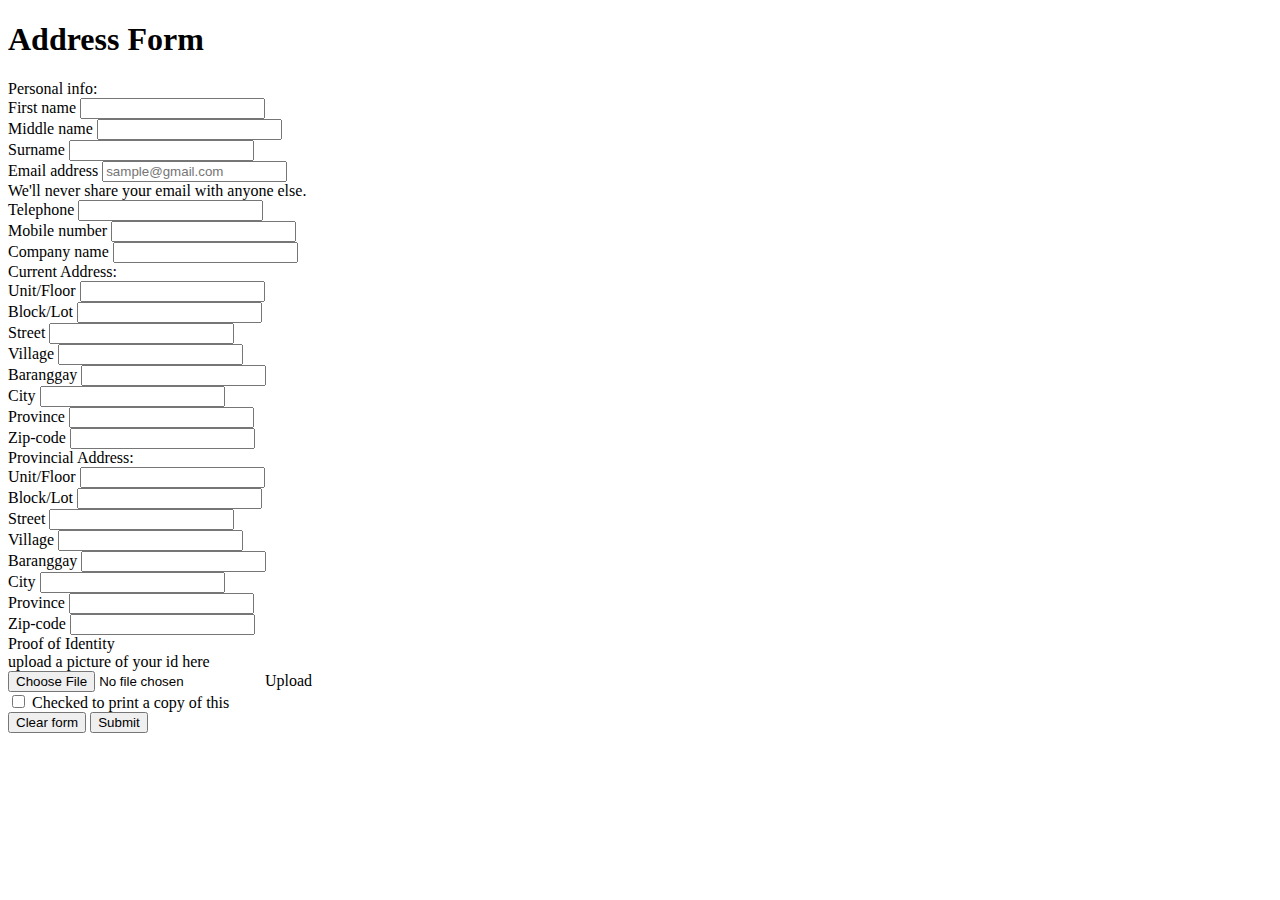
<file: responsive-address-form/index.html>
<!DOCTYPE html>
<html lang="en">
<head>
    <meta charset="UTF-8">
    <meta http-equiv="X-UA-Compatible" content="IE=edge">
    <meta name="viewport" content="width=device-width, initial-scale=1.0">
    <meta name="author" content="Timothy Brugada - Responsive Address Form">
    <link href="https://cdn.jsdelivr.net/npm/bootstrap@5.1.3/dist/css/bootstrap.min.css" rel="stylesheet" integrity="sha384-1BmE4kWBq78iYhFldvKuhfTAU6auU8tT94WrHftjDbrCEXSU1oBoqyl2QvZ6jIW3" crossorigin="anonymous">

    <title>Responsive Address Form</title>
</head>
<body>
    <h1 class="fw-bolder m-5 text-center">Address Form</h1>
    <div class="container justify-content-center">
        <div class="container mb-5">
            <div class="row">

                <div class="col-sm col-lg-6">
                    <form>

                        <span class="fw-bold">Personal info:</span>
                        <div class="row">
                            <div class="col">
                                <div class="mb-2">
                                    <label for="firstName" class="form-label">First name</label>
                                    <input type="text" class="form-control" id="firstName">
                                </div>
                            </div>
                            <div class="col">
                                <div class="mb-2">
                                    <label for="middleName" class="form-label">Middle name</label>
                                    <input type="text" class="form-control" id="middleName">
                                </div>
                            </div>
                            <div class="col">
                                <div class="mb-2">
                                    <label for="surname" class="form-label">Surname</label>
                                    <input type="text" class="form-control" id="surname">
                                </div>
                            </div>
                        </div>

                        <div class="mb-3">
                          <label for="email" class="form-label">Email address</label>
                          <input type="email" class="form-control" id="email" aria-describedby="emailHelp" placeholder="sample@gmail.com">
                          <div id="emailHelp" class="form-text">We'll never share your email with anyone else.</div>
                        </div>

                        <div class="row">
                            <div class="col">
                                <div class="mb-2">
                                    <label for="tel" class="form-label">Telephone</label>
                                    <input type="number" class="form-control" id="tel">
                                </div>
                            </div>
                            <div class="col">
                                <div class="mb-2">
                                    <label for="mobile" class="form-label">Mobile number</label>
                                    <input type="number" class="form-control" id="mobile">
                                </div>
                            </div>
                        </div>

                        <div class="mb-2">
                            <label for="companyName" class="form-label">Company name</label>
                            <input type="text" class="form-control" id="companyName">
                        </div>

                        <span class="fw-bold">Current Address:</span>

                        <div class="row">
                            <div class="col">
                                <div class="mb-2">
                                    <label for="unit" class="form-label">Unit/Floor</label>
                                    <input type="text" class="form-control" id="unit">
                                </div>
                            </div>
                            <div class="col">
                                <div class="mb-2">
                                    <label for="blk-lt" class="form-label">Block/Lot</label>
                                    <input type="text" class="form-control" id="blk-lt">
                                </div>
                            </div>
                            <div class="col">
                                <div class="mb-2">
                                    <label for="street" class="form-label">Street</label>
                                    <input type="text" class="form-control" id="street">
                                </div>
                            </div>
                        </div>
                        <div class="row">
                            <div class="col">
                                <div class="mb-2">
                                    <label for="vil" class="form-label">Village</label>
                                    <input type="text" class="form-control" id="vil">
                                </div>
                            </div>
                            <div class="col">
                                <div class="mb-2">
                                    <label for="brgy" class="form-label">Baranggay</label>
                                    <input type="text" class="form-control" id="brgy">
                                </div>
                            </div>
                            <div class="col">
                                <div class="mb-2">
                                    <label for="city" class="form-label">City</label>
                                    <input type="text" class="form-control" id="city">
                                </div>
                            </div>
                        </div>
                        <div class="row">
                            <div class="col">
                                <div class="mb-2">
                                    <label for="prov" class="form-label">Province</label>
                                    <input type="text" class="form-control" id="prov">
                                </div>
                            </div>
                            <div class="col">
                                <div class="mb-2">
                                    <label for="zip" class="form-label">Zip-code</label>
                                    <input type="text" class="form-control" id="zip">
                                </div>
                            </div>
                        </div>


                </div>
                <div class="col-sm col-lg-6">
                    <form>
                        <span class="fw-bold"> Provincial Address: </span>

                        <div class="row">
                            <div class="col">
                                <div class="mb-2">
                                    <label for="unit" class="form-label">Unit/Floor</label>
                                    <input type="text" class="form-control" id="unit">
                                </div>
                            </div>
                            <div class="col">
                                <div class="mb-2">
                                    <label for="blk-lt" class="form-label">Block/Lot</label>
                                    <input type="text" class="form-control" id="blk-lt">
                                </div>
                            </div>
                            <div class="col">
                                <div class="mb-2">
                                    <label for="street" class="form-label">Street</label>
                                    <input type="text" class="form-control" id="street">
                                </div>
                            </div>
                        </div>
                        <div class="row">
                            <div class="col">
                                <div class="mb-2">
                                    <label for="vil" class="form-label">Village</label>
                                    <input type="text" class="form-control" id="vil">
                                </div>
                            </div>
                            <div class="col">
                                <div class="mb-2">
                                    <label for="brgy" class="form-label">Baranggay</label>
                                    <input type="text" class="form-control" id="brgy">
                                </div>
                            </div>
                            <div class="col">
                                <div class="mb-2">
                                    <label for="city" class="form-label">City</label>
                                    <input type="text" class="form-control" id="city">
                                </div>
                            </div>
                        </div>
                        <div class="row">
                            <div class="col">
                                <div class="mb-2">
                                    <label for="prov" class="form-label">Province</label>
                                    <input type="text" class="form-control" id="prov">
                                </div>
                            </div>
                            <div class="col">
                                <div class="mb-2">
                                    <label for="zip" class="form-label">Zip-code</label>
                                    <input type="text" class="form-control" id="zip">
                                </div>
                            </div>
                        </div>
                        
                        <span class="fw-bold pt-5"> Proof of Identity</span><br>
                        <span class="fw-light">upload a picture of your id here</span>

                        <div class="input-group mb-3">
                            <input type="file" class="form-control" id="inputGroupFile02">
                            <label class="input-group-text" for="inputGroupFile02">Upload</label>
                        </div>


                        <div class="form-check form-switch">
                            <input class="form-check-input" type="checkbox" role="switch" id="flexSwitchCheckChecked" >
                            <label class="form-check-label" for="flexSwitchCheckChecked">Checked to print a copy of this</label>
                          </div>

                        <div class="d-grid gap-1 d-md-flex justify-content-md-end">
                            <button class="btn btn-outline-secondary me-md-2" type="button">Clear form</button>
                            <button class="btn btn-primary" type="button">Submit</button>
                        </div>

                      </form>
                </div>

            </div>
        </div>
    </div>























    <link href="https://cdn.jsdelivr.net/npm/bootstrap@5.1.3/dist/css/bootstrap.min.css" rel="stylesheet" integrity="sha384-1BmE4kWBq78iYhFldvKuhfTAU6auU8tT94WrHftjDbrCEXSU1oBoqyl2QvZ6jIW3" crossorigin="anonymous">
</body>
</html>
</file>
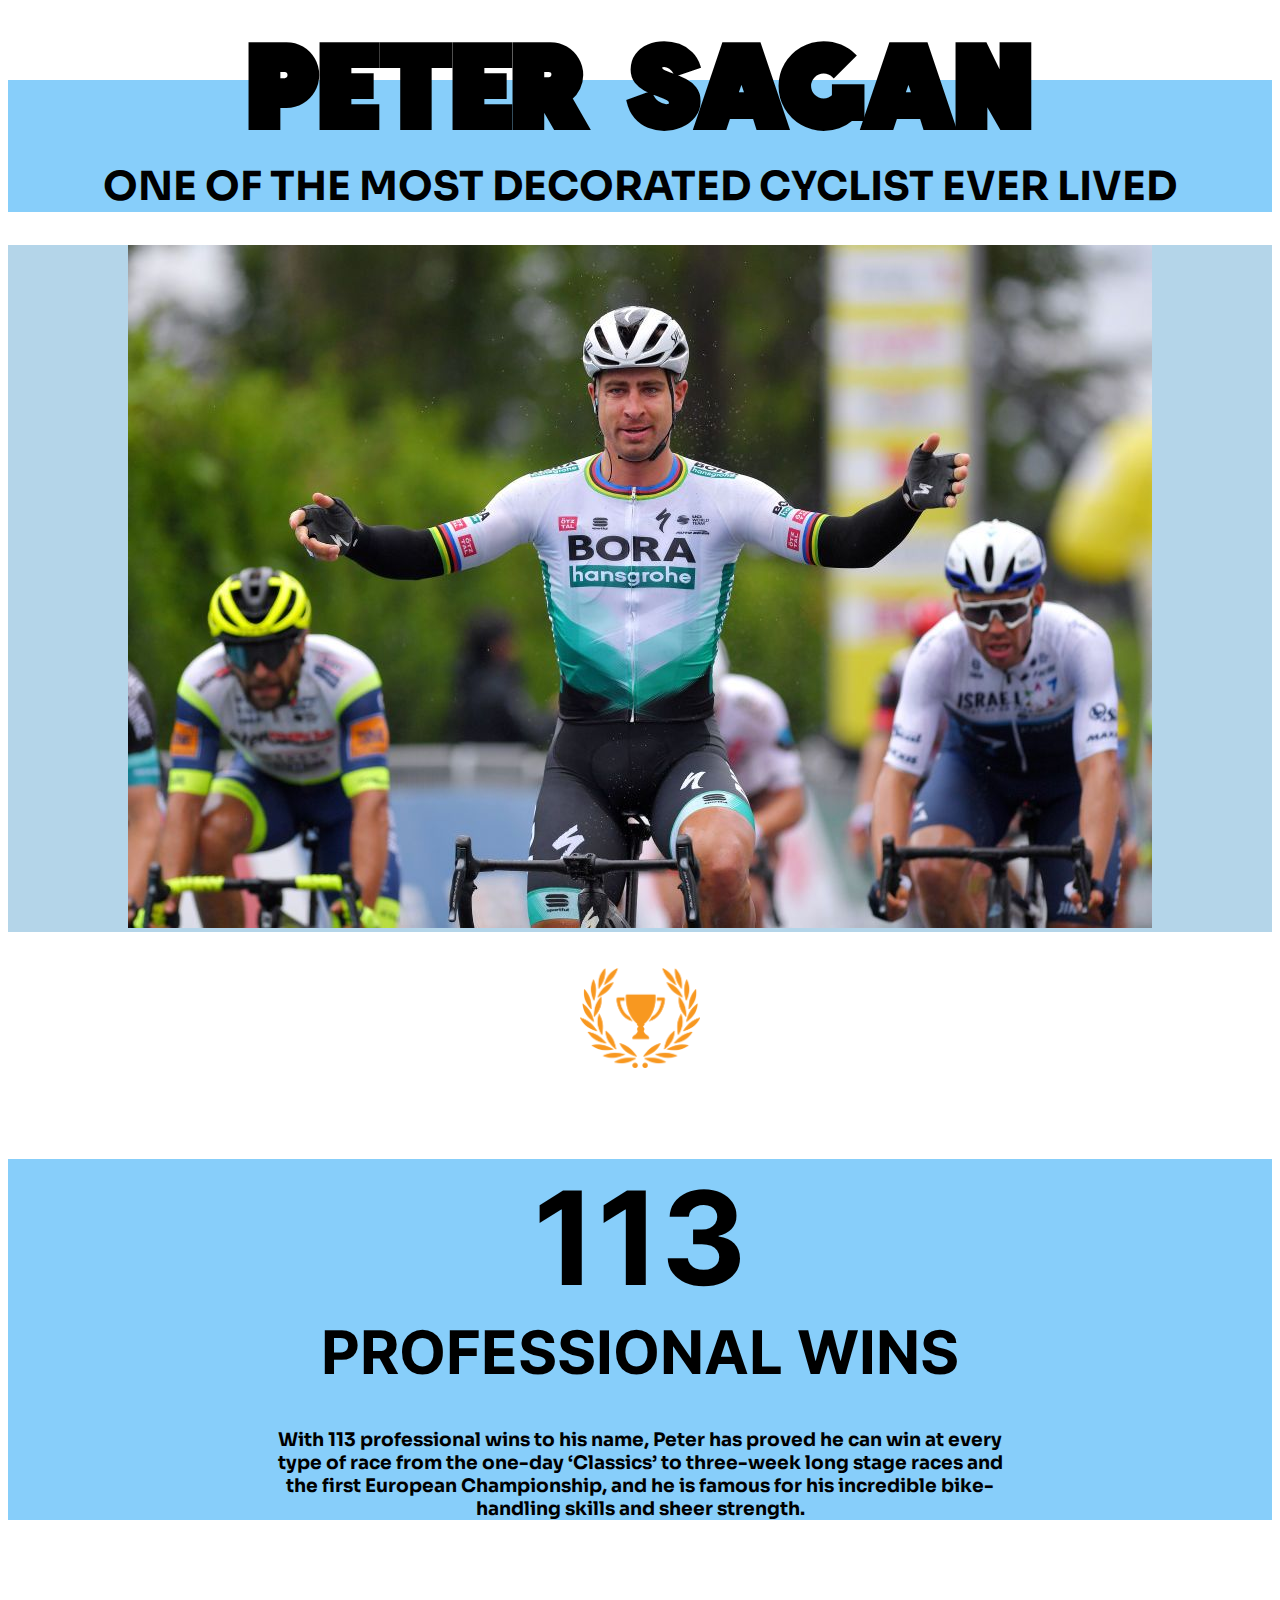
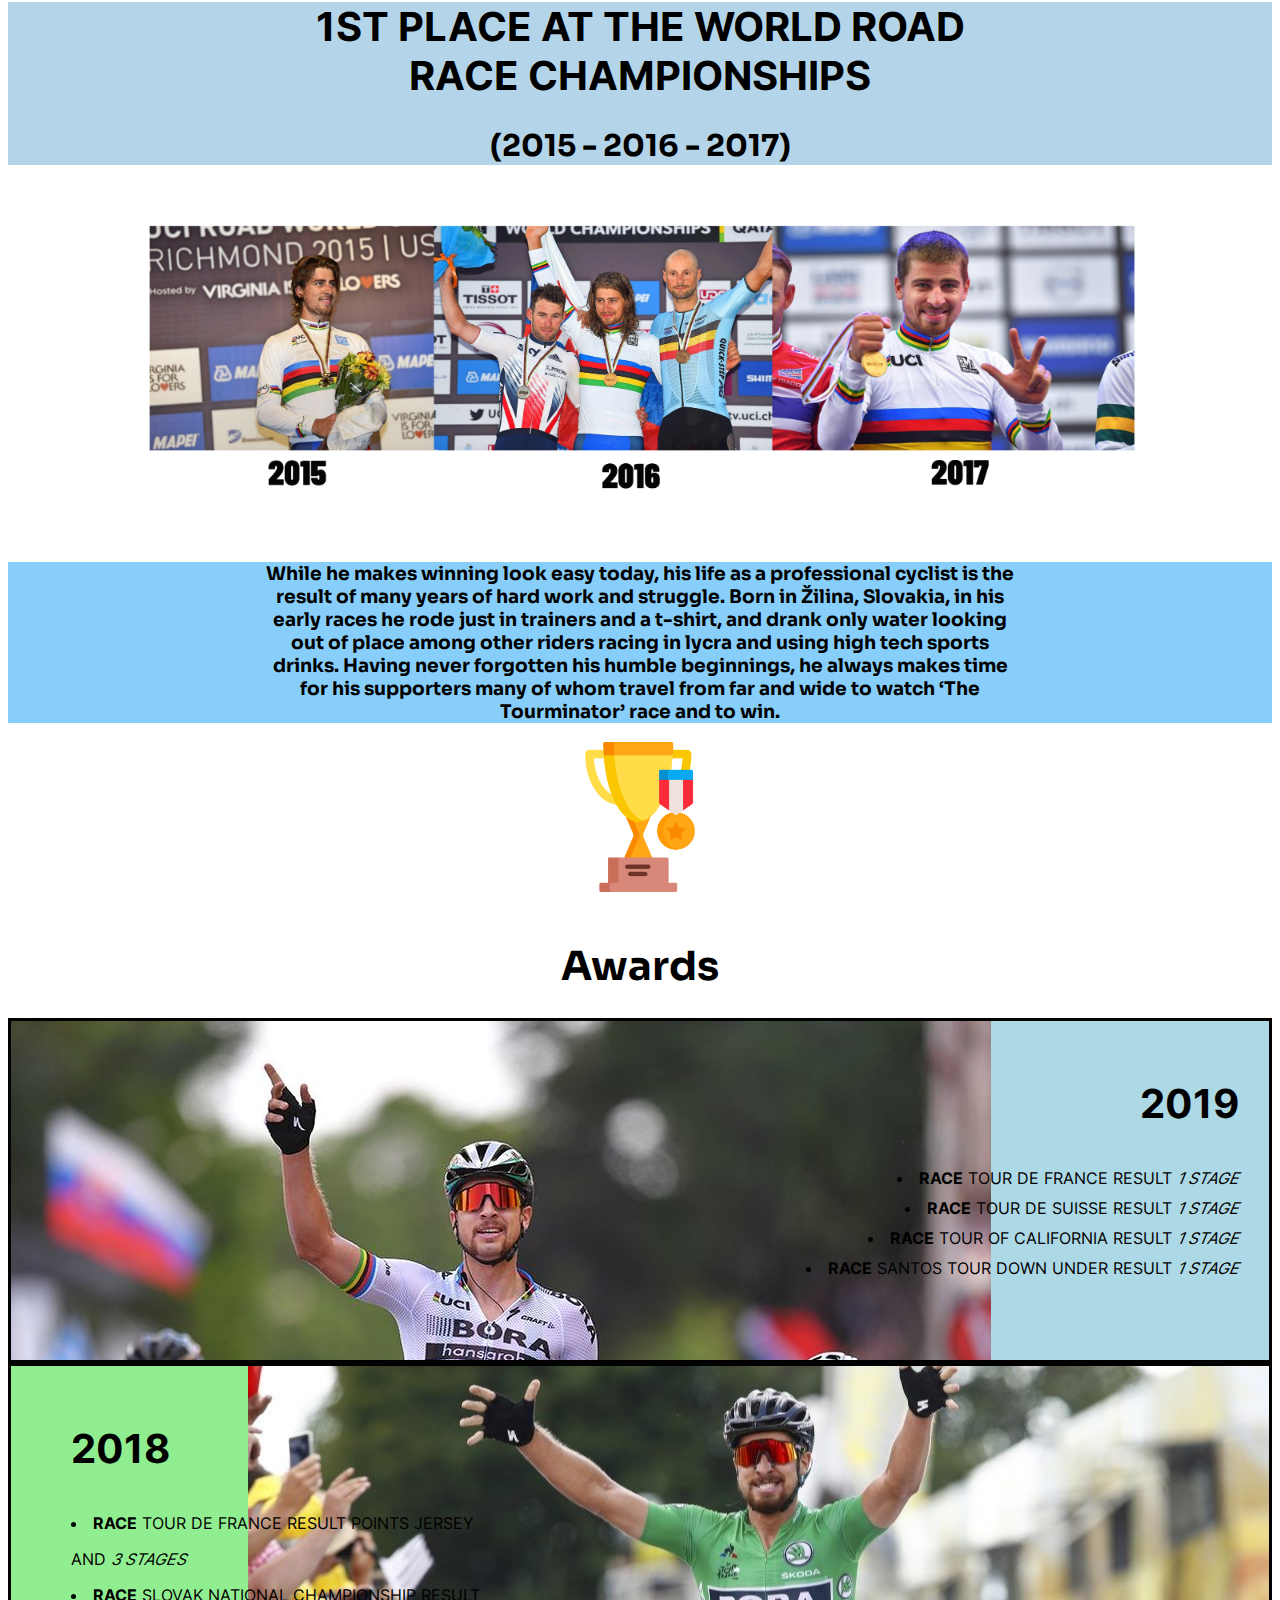
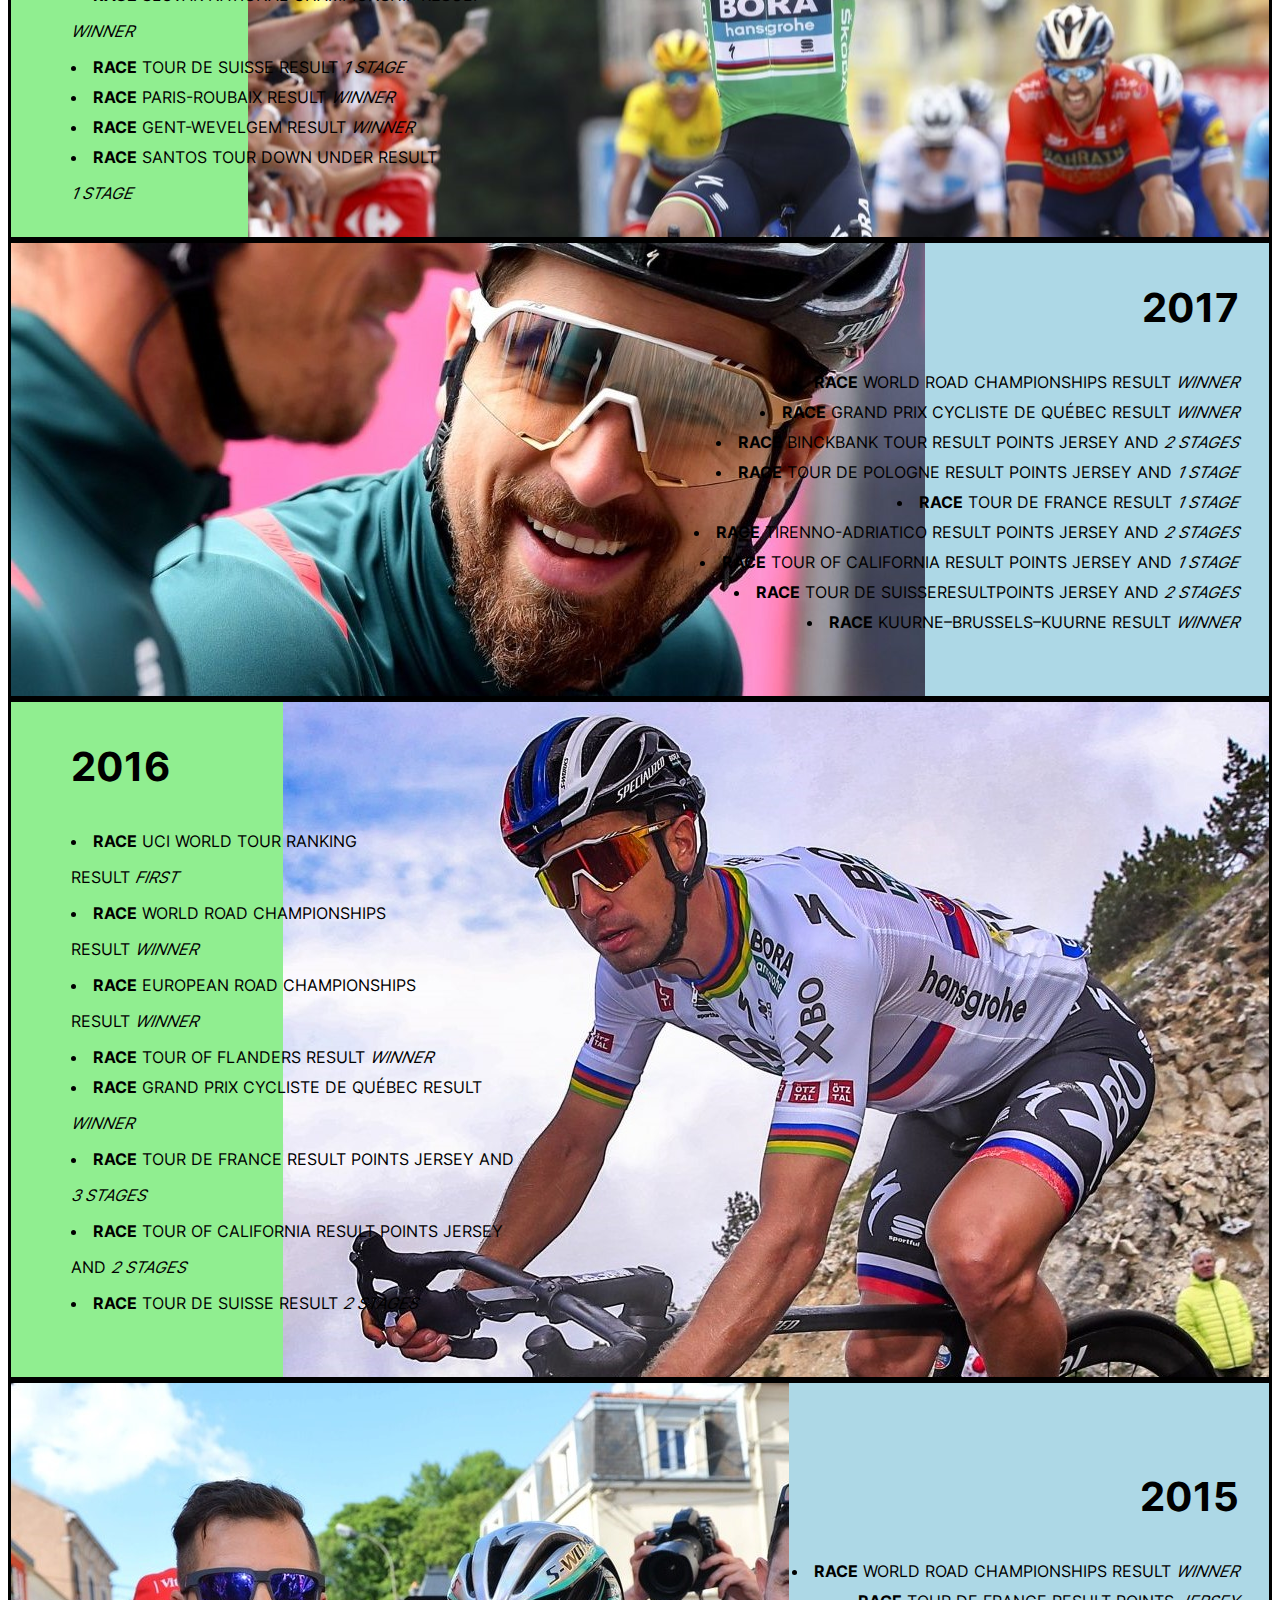
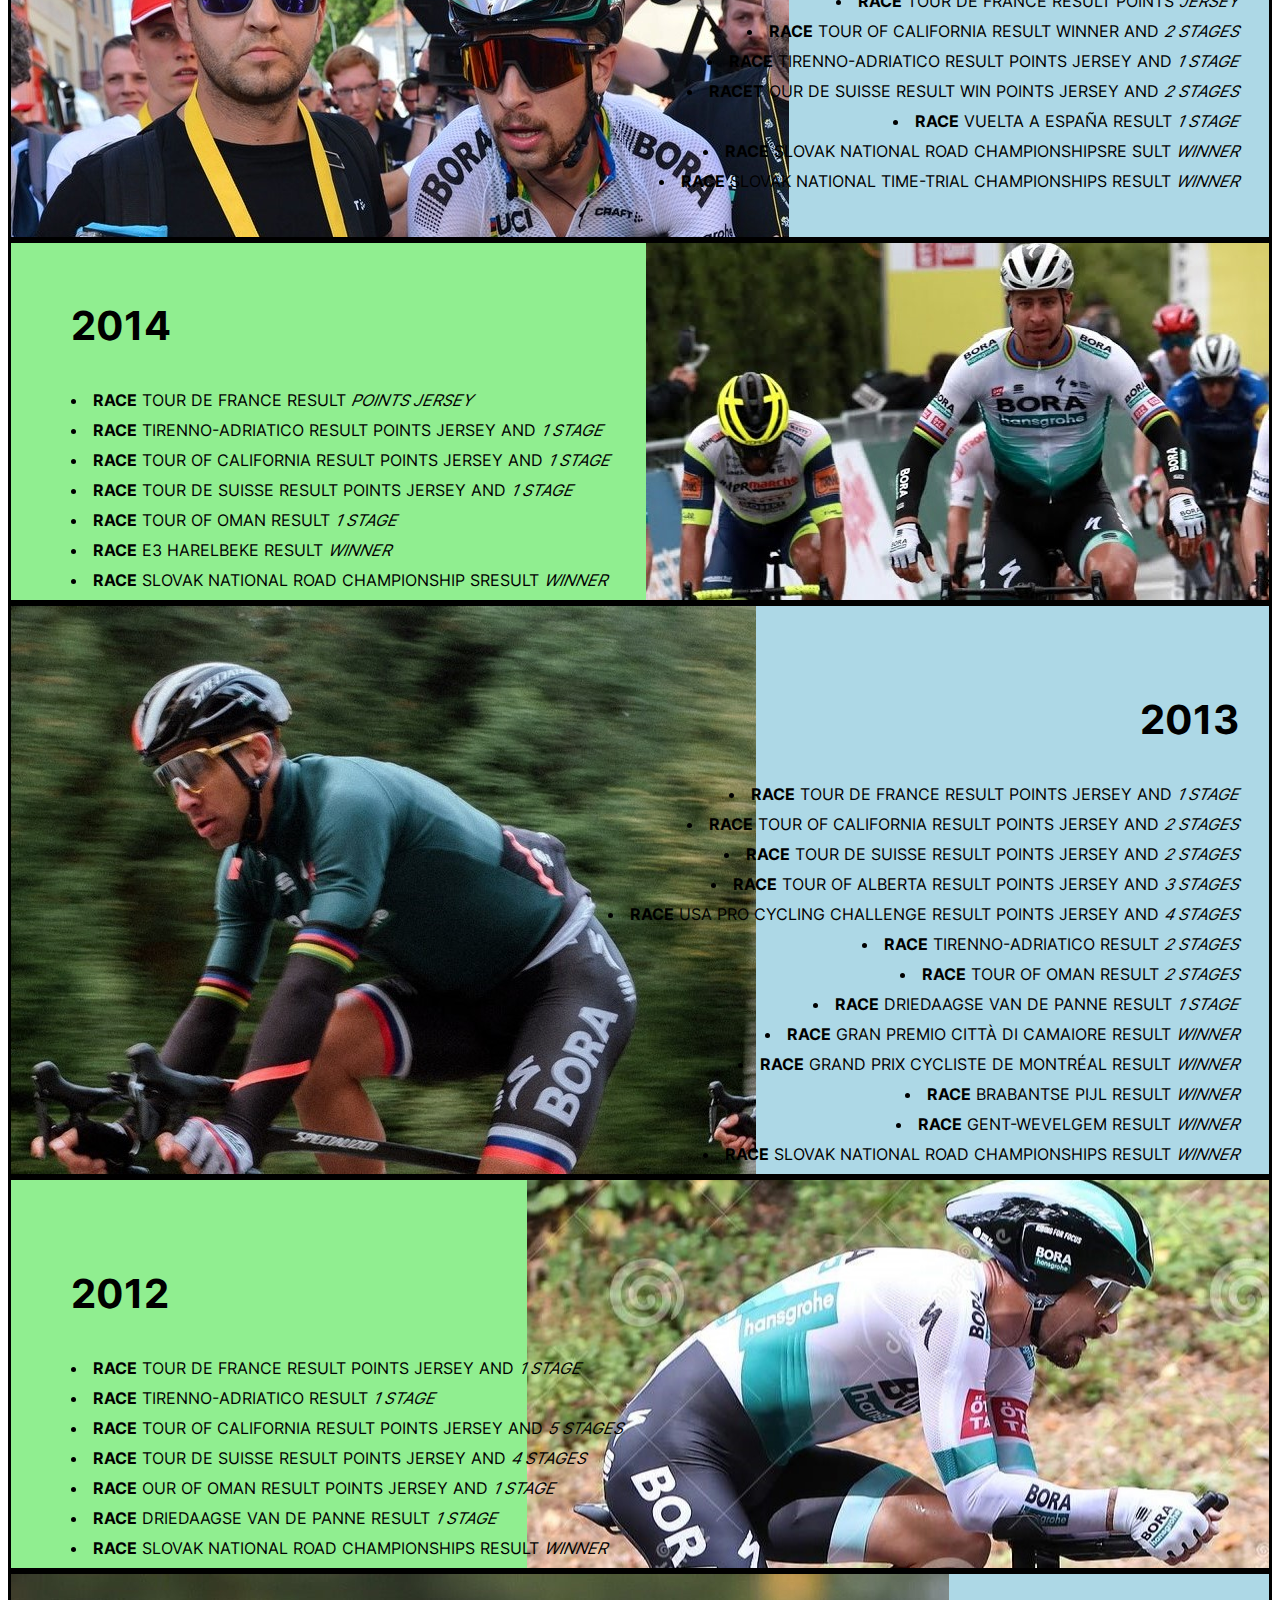
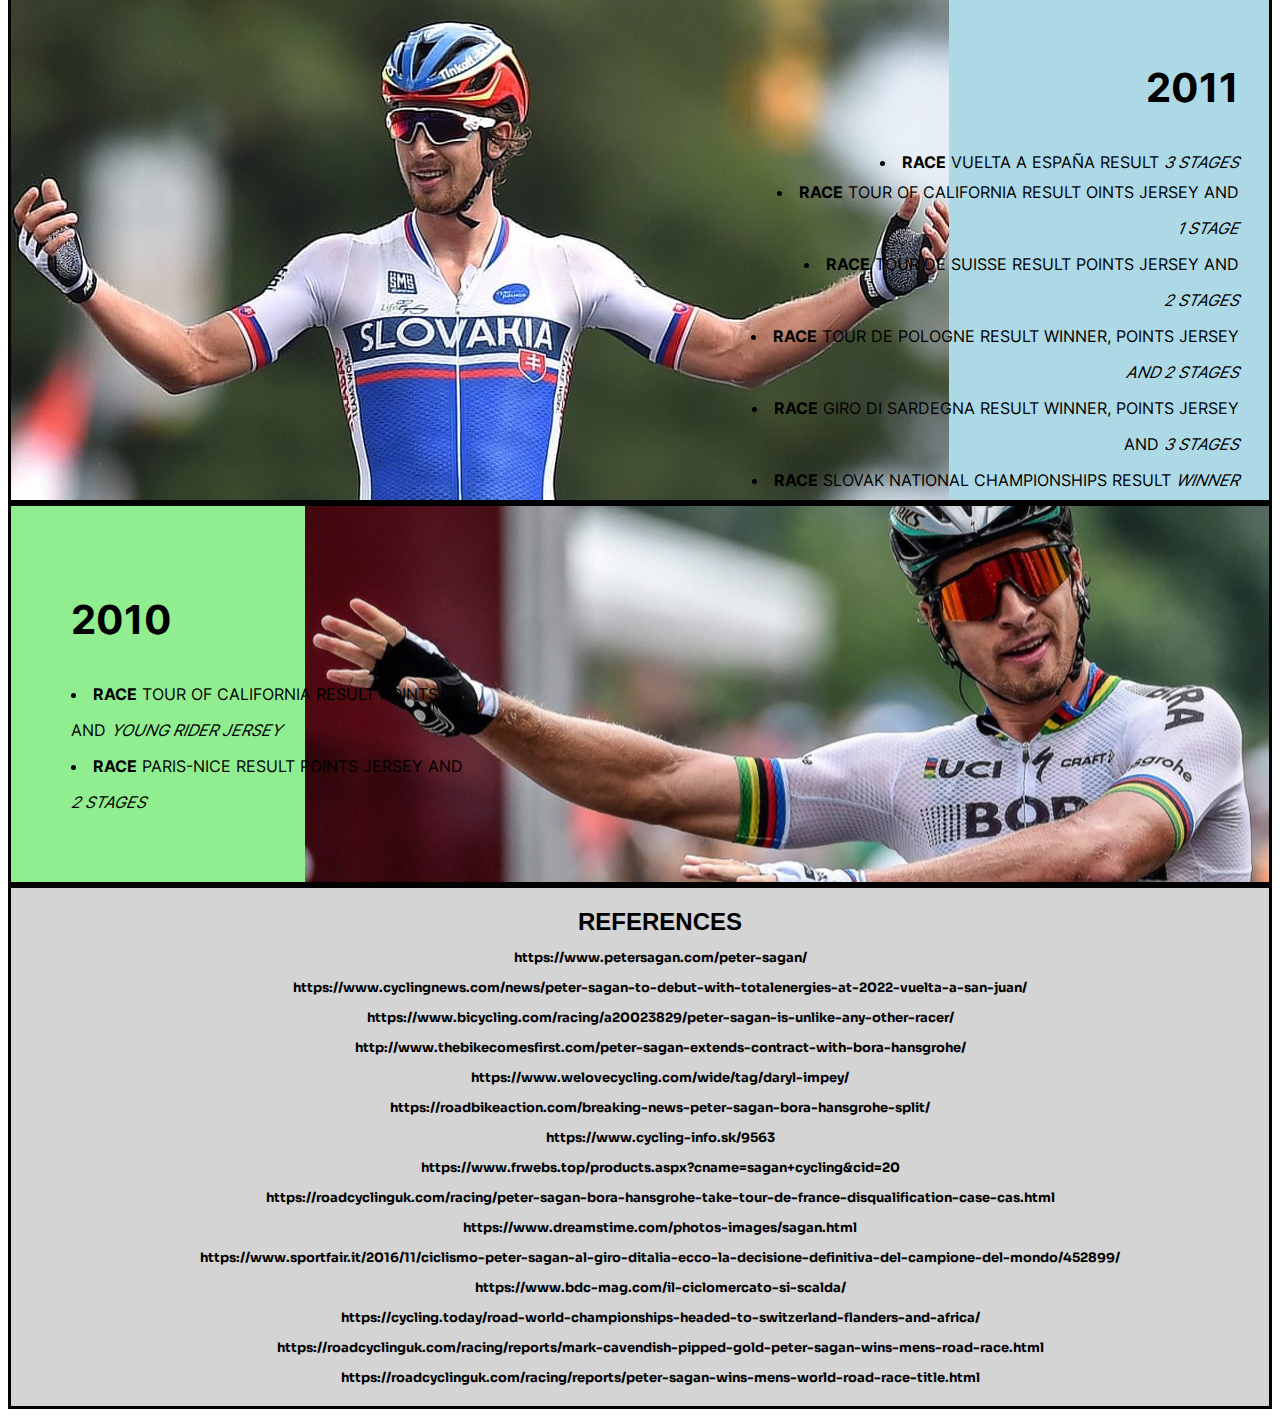
<file: Peter Sagan Project/PETER SAGAN.html>
<!DOCTYPE html>
<html>
    <head>
        <title>
        peter sagan achievements
        </title>
        <style>

            @font-face {
                font-family: sora;
                src: url(Sora-VariableFont_wght.ttf);
            }

            @font-face {
                font-family: inter;
                src: url(Inter-VariableFont_slnt\,wght.ttf);
            }

            @font-face {
                font-family: colombo;
                src: url(Colombo\ Sans\ Font.ttf);
            }

            li {
             
                font-family: inter;
                margin-bottom: 10px;
                list-style: inside;
            }

            ul {
                
                font-family: inter;
                margin-bottom: 10px;
                list-style: inside; 
            }

            h3 {
                text-align: center;
                font-family: inter;
            }

            .first {
                background-color: lightskyblue;
            }

            .second {
                background-color: rgb(180, 213, 233);
            }

            .third {
                background-color: lightskyblue;
            }

            .fourth {
                background-color: lightskyblue;
            }

            .fifth {
                background-color: rgb(180, 213, 233);
            }

            .nineteen {
                background-color: lightblue;
                background-image: url("peter3.jpg");
                background-repeat: no-repeat;
                text-align: right;
                padding-right: 30px;
                border-style: solid;
            }

            .eigtheen {
                background-color: lightgreen;
                background-image: url("peter42.jpg");
                background-repeat: no-repeat;
                background-position: right;
                text-align: left;
                padding-left: 20px;
                border-style: solid;
            }

            .seventeen {
                background-color: lightblue;
                background-image: url("peter2016.jpg");
                background-repeat: no-repeat;
                text-align: right;
                padding-right: 30px;
                border-style: solid;
            }

            .sixteen {
                background-color: lightgreen;
                background-image: url("peter2015.jpg");
                background-repeat: no-repeat;
                background-position: right;;
                text-align: left;
                padding-left: 20px;
                border-style: solid;

            }

            .fifteen {
                background-color: lightblue;
                background-image: url("peterextra.jpg");
                background-repeat: no-repeat;
                text-align: right;
                padding-right: 30px;
                border-style: solid;
            }

            .forteen {
                background-color: lightgreen;
                background-image: url("peter2013.jpg");
                background-repeat: no-repeat;
                background-position: right;;
                text-align: left;
                padding-left: 20px;
                border-style: solid;

            }

            .thirteen {
                background-color: lightblue;
                background-image: url("peter2014.jpg");
                background-repeat: no-repeat;
                text-align: right;
                padding-right: 30px;
                border-style: solid;
            }

            .twelve {
                background-color: lightgreen;
                background-image: url("peter2012.jpg");
                background-repeat: no-repeat;
                background-position: right;;
                text-align: left;
                padding-left: 20px;
                border-style: solid;

            }

            .eleven {
                background-color: lightblue;
                background-image: url("peter2011.jpg");
                background-repeat: no-repeat;
                text-align: right;
                padding-right: 30px;
                border-style: solid;
            }

            .ten {
                background-color: lightgreen;
                background-image: url("peter2010.jpg");
                background-repeat: no-repeat;
                background-position: right;;
                text-align: left;
                padding-left: 20px;
                border-style: solid;

            }

            
            .reference {
                background-color: rgb(212, 212, 212);
                text-align: center;
                font-family: sans-serif;
                padding-left: 40px;
                border-style: solid;

            }

        </style>
    
    </head>
    <body>
        <div>
            <div class="first">
            <H1 style="font-family: colombo ; font-size: 120px; text-align: center; line-height: 0%;">
                PETER SAGAN
            </H1>
            <H2 style="font-family: sora; font-size: 40px; text-align: center;">
                ONE OF THE MOST DECORATED CYCLIST EVER LIVED
            </H2>
            </div>
            <div class="second">
            <center>
            <img src="peter.jpg" alt="peter sagan" width="1024" height="683">
            <!--
             <img src="peter sagan/peter3.jpg" alt="peter sagan 2" width="500" height="300">
            <img src="peter sagan/peter4.jpg" alt="peter sagan 3" width="500" height="300">
            -->
            </center>   
            </div>
            <br>
            <br>
            <center>
            <img src="throphy.png" alt="throphy" width="120" height="100">
            </center>
            <div class="third">
                <h1 style="font-family: inter; text-align: center; font-size: 130px; margin-bottom: 0%;">
                    113  
                </h1>
            <h1 style="font-family: inter; text-align: center; font-size: 60px; margin-top: 0%;">
                PROFESSIONAL WINS   
            </h1>
            <H3 style="font-family: sora; text-align: center; margin-left: 20%; margin-right: 20%;">
                With 113 professional wins to his name, Peter has proved he can win at every type of race from the one-day ‘Classics’ to three-week long stage races and the first European Championship, and he is famous for his incredible bike-handling skills and sheer strength.
            </H3>
            </div>
            <br>
            <br>
            <div class="fifth">
            <H1 style="font-family: inter; text-align: center; margin-right: 20%; margin-left: 20%; font-size: 40px;">
                1ST PLACE AT THE WORLD ROAD RACE CHAMPIONSHIPS
            </H1>
            <H2 style="font-family: sora; text-align: center; margin-right: 20%; margin-left: 20%; font-size: 30px;">
                (2015 - 2016 - 2017)
            </H2>
            </div>
            <center>
                <img src="peterwin.jpg" alt="peterwin" width="1000" height="350">
                </center>
            <div class="fourth">
            <h3 style="font-family: sora; text-align: center; margin-left: 20%; margin-right: 20%;">
                While he makes winning look easy today, his life as a professional cyclist is the result of many years of hard work and struggle. Born in Žilina, Slovakia, in his early races he rode just in trainers and a t-shirt, and drank only water looking out of place among other riders racing in lycra and using high tech sports drinks. Having never forgotten his humble beginnings, he always makes time for his supporters many of whom travel from far and wide to watch ‘The Tourminator’ race and to win.
            </h3>
            </div>
            <center>
                <img src="award.png" alt="awards" width="150" height="150">
                </center>
            <br>
            <h1 style="font-family: sora; text-align: center; font-size: 40px;">
                Awards
            </h1>
            
            <div class="nineteen">
                <br>    
                <h3 style="text-align: right; font-size: 40px;">
                    2019
                </h3>
            <ul>
                <li>
                    <b>RACE</b> TOUR DE FRANCE RESULT <em>1 STAGE</em>
                </li>
                <li>
                    <b>RACE</b> TOUR DE SUISSE RESULT <em>1 STAGE</em>
                </li>
                <li>
                    <b>RACE</b> TOUR OF CALIFORNIA RESULT <em>1 STAGE</em>
                </li>
                <li>
                    <b>RACE</b> SANTOS TOUR DOWN UNDER RESULT <em>1 STAGE</em>
                </li>
                </ul>
                <br>
                <br>
                <br>
                <br>
            </div>
            <div class="eigtheen">
                <br>
           
            <h3 style="text-align: left; font-size: 40px; margin: 40px;">
                2018
            </h3>
            <ul>
                <li>
                    <b>RACE</b> TOUR DE FRANCE RESULT POINTS JERSEY 
                </li>
                <p>
                    AND <em>3 STAGES</em>
                </p>
                <li>
                   <b>RACE</b> SLOVAK NATIONAL CHAMPIONSHIP RESULT 
                </li>
                <p>
                    <em>WINNER</em>
                </p>
                <li>
                    <b>RACE</b> TOUR DE SUISSE RESULT <em>1 STAGE</em>
                </li>
                <li>
                    <b>RACE</b> PARIS-ROUBAIX RESULT <em>WINNER</em>
                </li>
                <li>
                    <b>RACE</b> GENT-WEVELGEM RESULT <em>WINNER</em>
                </li>
                <li>
                    <b>RACE</b> SANTOS TOUR DOWN UNDER RESULT 
                </li>
                <p>
                    <em>1 STAGE</em>
                </p>
            </ul>
            <br>
            </div>
         
            <div class="seventeen">
                <h3  style="text-align: right; font-size: 40px;"> 
                   
                2017
            </h3>
            <ul>
                <li>
                    <b>RACE</b> WORLD ROAD CHAMPIONSHIPS RESULT <em>WINNER</em>
                </li>
                <li>
                    <b>RACE</b> GRAND PRIX CYCLISTE DE QUÉBEC RESULT <em>WINNER</em>
                </li>
                <li>
                    <b>RACE</b> BINCKBANK TOUR RESULT POINTS JERSEY AND <em>2 STAGES</em>
                </li>
                <li>
                    <b>RACE</b> TOUR DE POLOGNE RESULT POINTS JERSEY AND <em>1 STAGE</em>
                </li>
                <li>
                    <b>RACE</b> TOUR DE FRANCE RESULT <em>1 STAGE</em>
                </li>
                <li>
                    <b>RACE</b> TIRENNO-ADRIATICO RESULT POINTS JERSEY AND <em>2 STAGES</em>
                </li>
                <li>
                    <b>RACE</b> TOUR OF CALIFORNIA RESULT POINTS JERSEY AND <em>1 STAGE</em>
                </li>
                <li>
                    <b>RACE</b> TOUR DE SUISSERESULTPOINTS JERSEY AND <em>2 STAGES</em>
                </li>
                <li>
                    <b>RACE</b> KUURNE–BRUSSELS–KUURNE RESULT <em>WINNER</em>
                </li>
            </ul>
            <br>
            <br>
            <br>
            </div>
            <div class="sixteen">
            <h3 style="text-align: left; font-size: 40px; margin: 40px;">
                2016
            </h3>
            <ul>
                <li>
                    <b>RACE</b> UCI WORLD TOUR RANKING 
                </li>
                <p>
                    RESULT <em>FIRST</em>
                </p>
                <li>
                    <b>RACE</b> WORLD ROAD CHAMPIONSHIPS 
                </li>
                <p>
                    RESULT <em>WINNER</em>
                </p>
                <li>
                    <b>RACE</b> EUROPEAN ROAD CHAMPIONSHIPS
                </li>
                <p>
                    RESULT <em>WINNER</em>
                </p>
                <li>
                    <b>RACE</b> TOUR OF FLANDERS RESULT <em>WINNER</em>
                </li>
                <li>
                    <b>RACE</b> GRAND PRIX CYCLISTE DE QUÉBEC RESULT
                </li>
                <p>
                    <em>WINNER</em>
                </p>
                <li>
                    <b>RACE</b> TOUR DE FRANCE RESULT POINTS JERSEY AND 
                </li>
                <p>
                    <em>3 STAGES</em>
                </p>
                <li>
                    <b>RACE</b> TOUR OF CALIFORNIA RESULT POINTS JERSEY 
                </li>
                <p>
                    AND <em>2 STAGES</em>
                </p>
                <li>
                    <b>RACE</b> TOUR DE SUISSE RESULT <em>2 STAGES</em>
                </li>
            </ul>
            <br>
            <br>
            <br>
            </div>
            <div class="fifteen">
            <h3 style="text-align: right; font-size: 40px;">
                <br>
                2015
            </h3>
            <ul>
                <li>
                    <b>RACE</b> WORLD ROAD CHAMPIONSHIPS RESULT <em>WINNER</em>
                </li>
                <li>
                    <b>RACE</b> TOUR DE FRANCE RESULT POINTS <em>JERSEY</em>
                </li>
                <li>
                    <b>RACE</b> TOUR OF CALIFORNIA RESULT WINNER AND <em>2 STAGES</em>
                </li>
                <li>
                    <b>RACE</b> TIRENNO-ADRIATICO RESULT POINTS JERSEY AND <em>1 STAGE</em>
                </li>
                <li>
                    <b>RACET</b> OUR DE SUISSE RESULT WIN POINTS JERSEY AND <em>2 STAGES</em>
                </li>
                <li>
                    <b>RACE</b> VUELTA A ESPAÑA RESULT <em>1 STAGE</em>
                </li>
                <li>
                    <b>RACE</b> SLOVAK NATIONAL ROAD CHAMPIONSHIPSRE SULT <em>WINNER</em>
                </li>
                <li>
                    <b>RACE</b> SLOVAK NATIONAL TIME-TRIAL CHAMPIONSHIPS RESULT <em>WINNER</em>
                </li>
            </ul>
            <br>
            <br>
            </div>
            <div class="forteen"> 
                <br>
            <h3 style="text-align: left; font-size: 40px; margin: 40px;">
               
                2014
            </h3>
            <ul>
                <li>
                    <b>RACE</b> TOUR DE FRANCE RESULT <em>POINTS JERSEY</em>
                </li>
                <li>
                    <b>RACE</b> TIRENNO-ADRIATICO RESULT POINTS JERSEY AND <em>1 STAGE</em>
                </li>
                <li>
                    <b>RACE</b> TOUR OF CALIFORNIA RESULT POINTS JERSEY AND <em>1 STAGE</em>
                </li>
                <li>
                    <b>RACE</b> TOUR DE SUISSE RESULT POINTS JERSEY AND <em>1 STAGE</em>
                </li>
                <li>
                    <b>RACE</b> TOUR OF OMAN RESULT <em>1 STAGE</em>
                </li>
                <li>
                    <b>RACE</b> E3 HARELBEKE RESULT <em>WINNER</em>
                </li>
                <li>
                    <b>RACE</b> SLOVAK NATIONAL ROAD CHAMPIONSHIP SRESULT <em>WINNER</em>
                </li>
            </ul>
            </div>

            <div class="thirteen">
            <h3 style="text-align: right; font-size: 40px;">
                <br>
                2013
            </h3>
            <ul>
                <li>
                    <b>RACE</b> TOUR DE FRANCE RESULT POINTS JERSEY AND <em>1 STAGE</em>
                </li>
                <li>
                    <b>RACE</b> TOUR OF CALIFORNIA RESULT POINTS JERSEY AND <em>2 STAGES</em>
                </li>
                <li>
                    <b>RACE</b> TOUR DE SUISSE RESULT POINTS JERSEY AND <em>2 STAGES</em>
                </li>
                <li>
                    <b>RACE</b> TOUR OF ALBERTA RESULT POINTS JERSEY AND <em>3 STAGES</em>
                </li>
                <li>
                    <b>RACE</b> USA PRO CYCLING CHALLENGE RESULT POINTS JERSEY AND <em>4 STAGES</em>
                </li>
                <li>
                    <b>RACE</b> TIRENNO-ADRIATICO RESULT <em>2 STAGES</em>
                </li>
                <li>
                    <b>RACE</b> TOUR OF OMAN RESULT <em>2 STAGES</em>
                </li>
                <li>
                    <b>RACE</b> DRIEDAAGSE VAN DE PANNE RESULT <em>1 STAGE</em>
                </li>
                <li>
                    <b>RACE</b> GRAN PREMIO CITTÀ DI CAMAIORE RESULT <em>WINNER</em>
                </li>
                <li>
                    <b>RACE</b> GRAND PRIX CYCLISTE DE MONTRÉAL RESULT <em>WINNER</em>
                </li>
                <li>
                    <b>RACE</b> BRABANTSE PIJL RESULT <em>WINNER</em>
                </li>
                <li>
                    <b>RACE</b> GENT-WEVELGEM RESULT <em>WINNER</em>
                </li>
                <li>
                    <b>RACE</b> SLOVAK NATIONAL ROAD CHAMPIONSHIPS RESULT <em>WINNER</em>
                </li>
            </ul>
            </div>
            <div class="twelve">
            <h3 style="text-align: left; font-size: 40px; margin: 40px;">
                <br>
                2012
            </h3>
            <ul>
                <li>
                    <b>RACE</b> TOUR DE FRANCE RESULT POINTS JERSEY AND <em>1 STAGE</em>
                </li>
                <li>
                    <b>RACE</b> TIRENNO-ADRIATICO RESULT <em>1 STAGE</em>
                </li>
                <li>
                    <b>RACE</b> TOUR OF CALIFORNIA RESULT POINTS JERSEY AND <em>5 STAGES</em>
                </li>
                <li>
                    <b>RACE</b> TOUR DE SUISSE RESULT POINTS JERSEY AND <em>4 STAGES</em>
                </li>
                <li>
                    <b>RACE</b> OUR OF OMAN RESULT POINTS JERSEY AND <em>1 STAGE</em>
                </li>
                <li>
                    <b>RACE</b> DRIEDAAGSE VAN DE PANNE RESULT <em>1 STAGE</em>
                </li>
                <li>
                    <b>RACE</b> SLOVAK NATIONAL ROAD CHAMPIONSHIPS RESULT <em>WINNER</em>
                </li>
            </ul>
            </div>
            <div class="eleven">
            <h3 style="text-align: right; font-size: 40px;">
                <br>
                2011
            </h3>
            <ul>
                <li>
                    <b>RACE</b> VUELTA A ESPAÑA RESULT <em>3 STAGES</em>
                </li>
                <li>
                    <b>RACE</b> TOUR OF CALIFORNIA RESULT OINTS JERSEY AND 
                </li>
                <p>
                    <em>1 STAGE</em>
                </p>
                <li>
                    <b>RACE</b> TOUR DE SUISSE RESULT POINTS JERSEY AND 
                </li>
                <p>
                    <em>2 STAGES</em>
                </p>
                <li>
                    <b>RACE</b> TOUR DE POLOGNE RESULT WINNER, POINTS JERSEY
                </li>
                <p>
                    <em> AND 2 STAGES</em>
                </p>
                <li>
                    <b>RACE</b> GIRO DI SARDEGNA RESULT WINNER, POINTS JERSEY 
                </li>
                <p>
                    AND <em>3 STAGES</em>
                </p>
                <li>
                    <b>RACE</b> SLOVAK NATIONAL CHAMPIONSHIPS RESULT <em>WINNER</em>
                </li>
            </ul>
            </div>
            <div class="ten">
            <h3 style="text-align: left; font-size: 40px; margin: 40px;">
                <br>
                2010
            </h3>
            <ul>
                <li>
                    <b>RACE</b> TOUR OF CALIFORNIA RESULT POINTS 
                </li>
                <p>
                    AND <em>YOUNG RIDER JERSEY</em>
                </p>
                <li>
                    <b>RACE</b> PARIS-NICE RESULT POINTS JERSEY AND 
                </li>
                <p>
                    <em>2 STAGES</em>
                </p>
            </ul>
            <br>
            <br>
            <br>

            </div>
        </div>
        <div class="reference">
            <h2>
                REFERENCES
                <p style="font-family: sora; font-size: 13px;">
                    https://www.petersagan.com/peter-sagan/
                </p>
                <p style="font-family: sora; font-size: 13px;">
                    https://www.cyclingnews.com/news/peter-sagan-to-debut-with-totalenergies-at-2022-vuelta-a-san-juan/
                </p>
                <p style="font-family: sora; font-size: 13px;">
                    https://www.bicycling.com/racing/a20023829/peter-sagan-is-unlike-any-other-racer/
                </p>
                <p style="font-family: sora; font-size: 13px;">
                    http://www.thebikecomesfirst.com/peter-sagan-extends-contract-with-bora-hansgrohe/
                </p>
                <p style="font-family: sora; font-size: 13px;">
                    https://www.welovecycling.com/wide/tag/daryl-impey/
                </p>
                <p style="font-family: sora; font-size: 13px;">
                    https://roadbikeaction.com/breaking-news-peter-sagan-bora-hansgrohe-split/
                </p>
                <p style="font-family: sora; font-size: 13px;">
                    https://www.cycling-info.sk/9563
                </p>
                <p style="font-family: sora; font-size: 13px;">
                    https://www.frwebs.top/products.aspx?cname=sagan+cycling&cid=20
                </p>
                <p style="font-family: sora; font-size: 13px;">
                    https://roadcyclinguk.com/racing/peter-sagan-bora-hansgrohe-take-tour-de-france-disqualification-case-cas.html
                </p>
                <p style="font-family: sora; font-size: 13px;">
                    https://www.dreamstime.com/photos-images/sagan.html
                </p>
                <p style="font-family: sora; font-size: 13px;">
                    https://www.sportfair.it/2016/11/ciclismo-peter-sagan-al-giro-ditalia-ecco-la-decisione-definitiva-del-campione-del-mondo/452899/
                </p>
                <p style="font-family: sora; font-size: 13px;">
                    https://www.bdc-mag.com/il-ciclomercato-si-scalda/
                </p>
                <p style="font-family: sora; font-size: 13px;">
                    https://cycling.today/road-world-championships-headed-to-switzerland-flanders-and-africa/
                </p>
                <p style="font-family: sora; font-size: 13px;">
                    https://roadcyclinguk.com/racing/reports/mark-cavendish-pipped-gold-peter-sagan-wins-mens-road-race.html
                </p>
                <p style="font-family: sora; font-size: 13px;">
                    https://roadcyclinguk.com/racing/reports/peter-sagan-wins-mens-world-road-race-title.html
                </p>
            </h2>
        </div>
      
    </body>
</html>
</file>
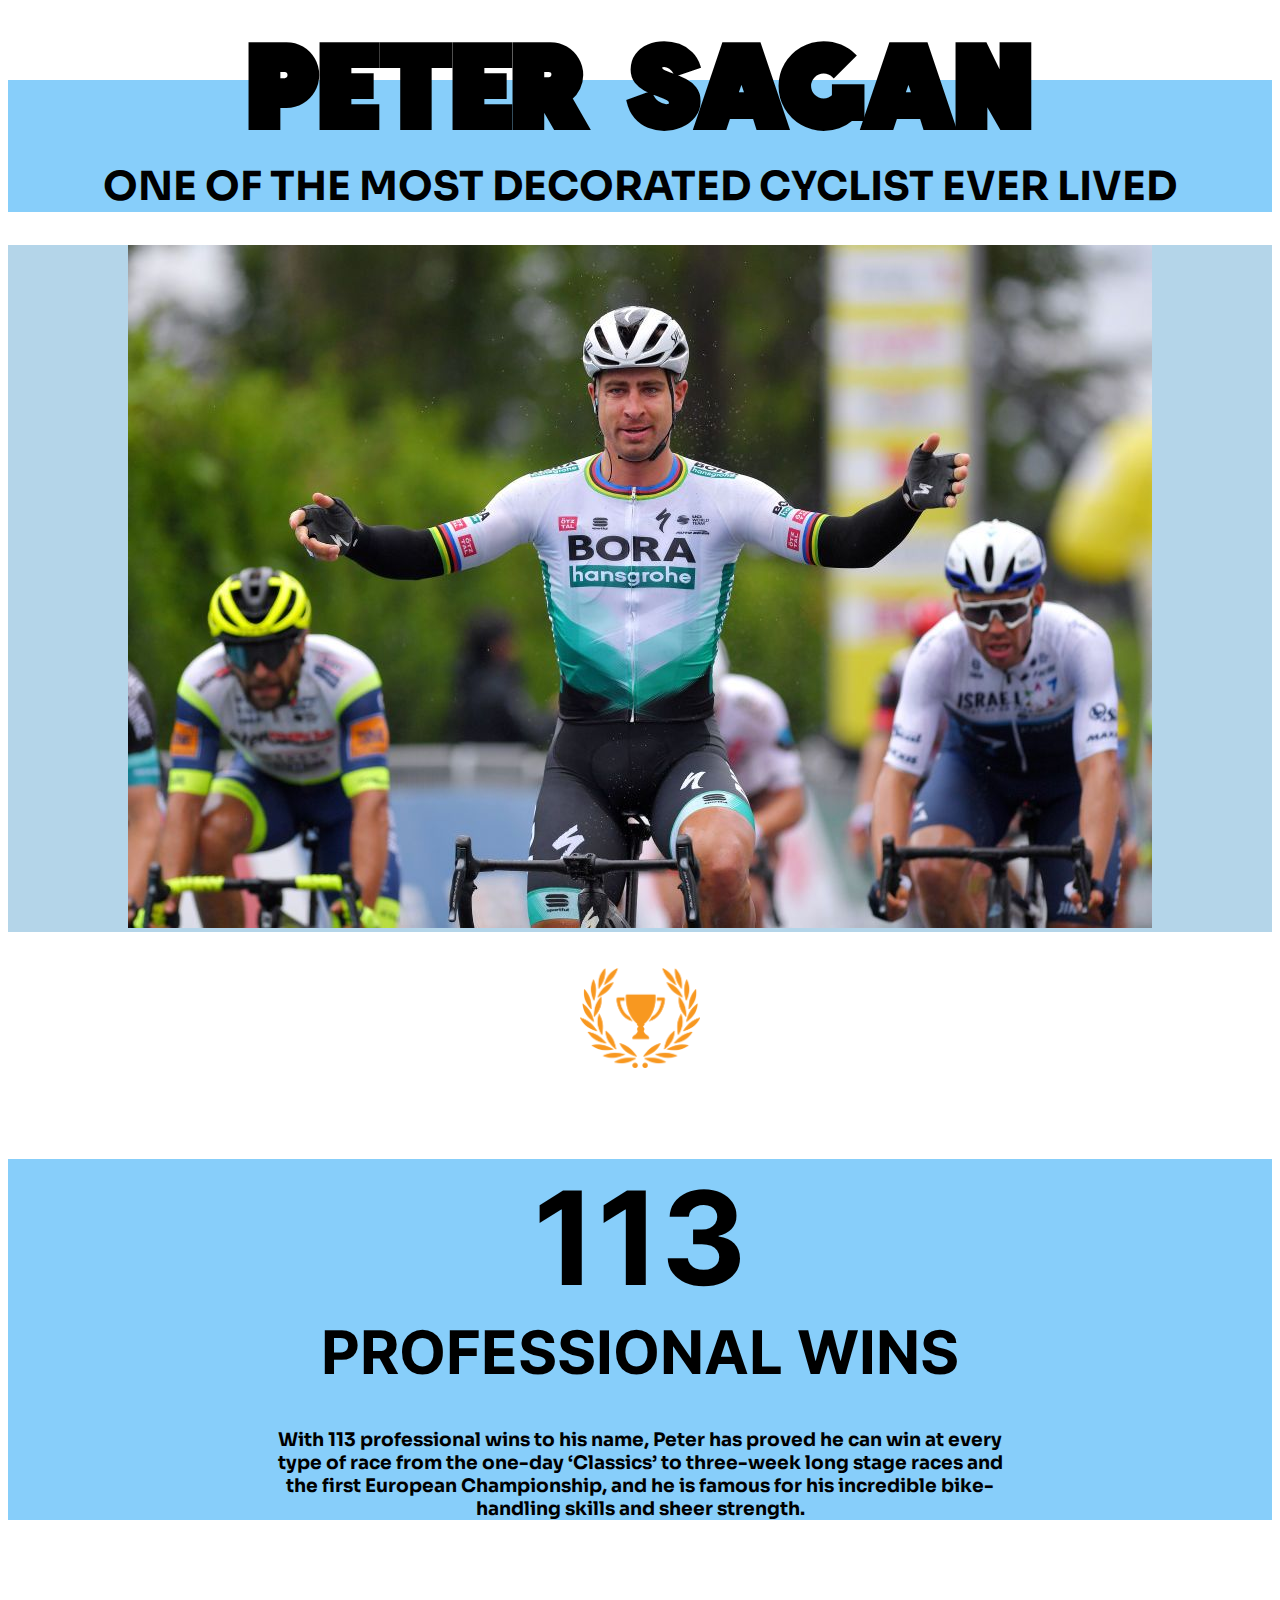
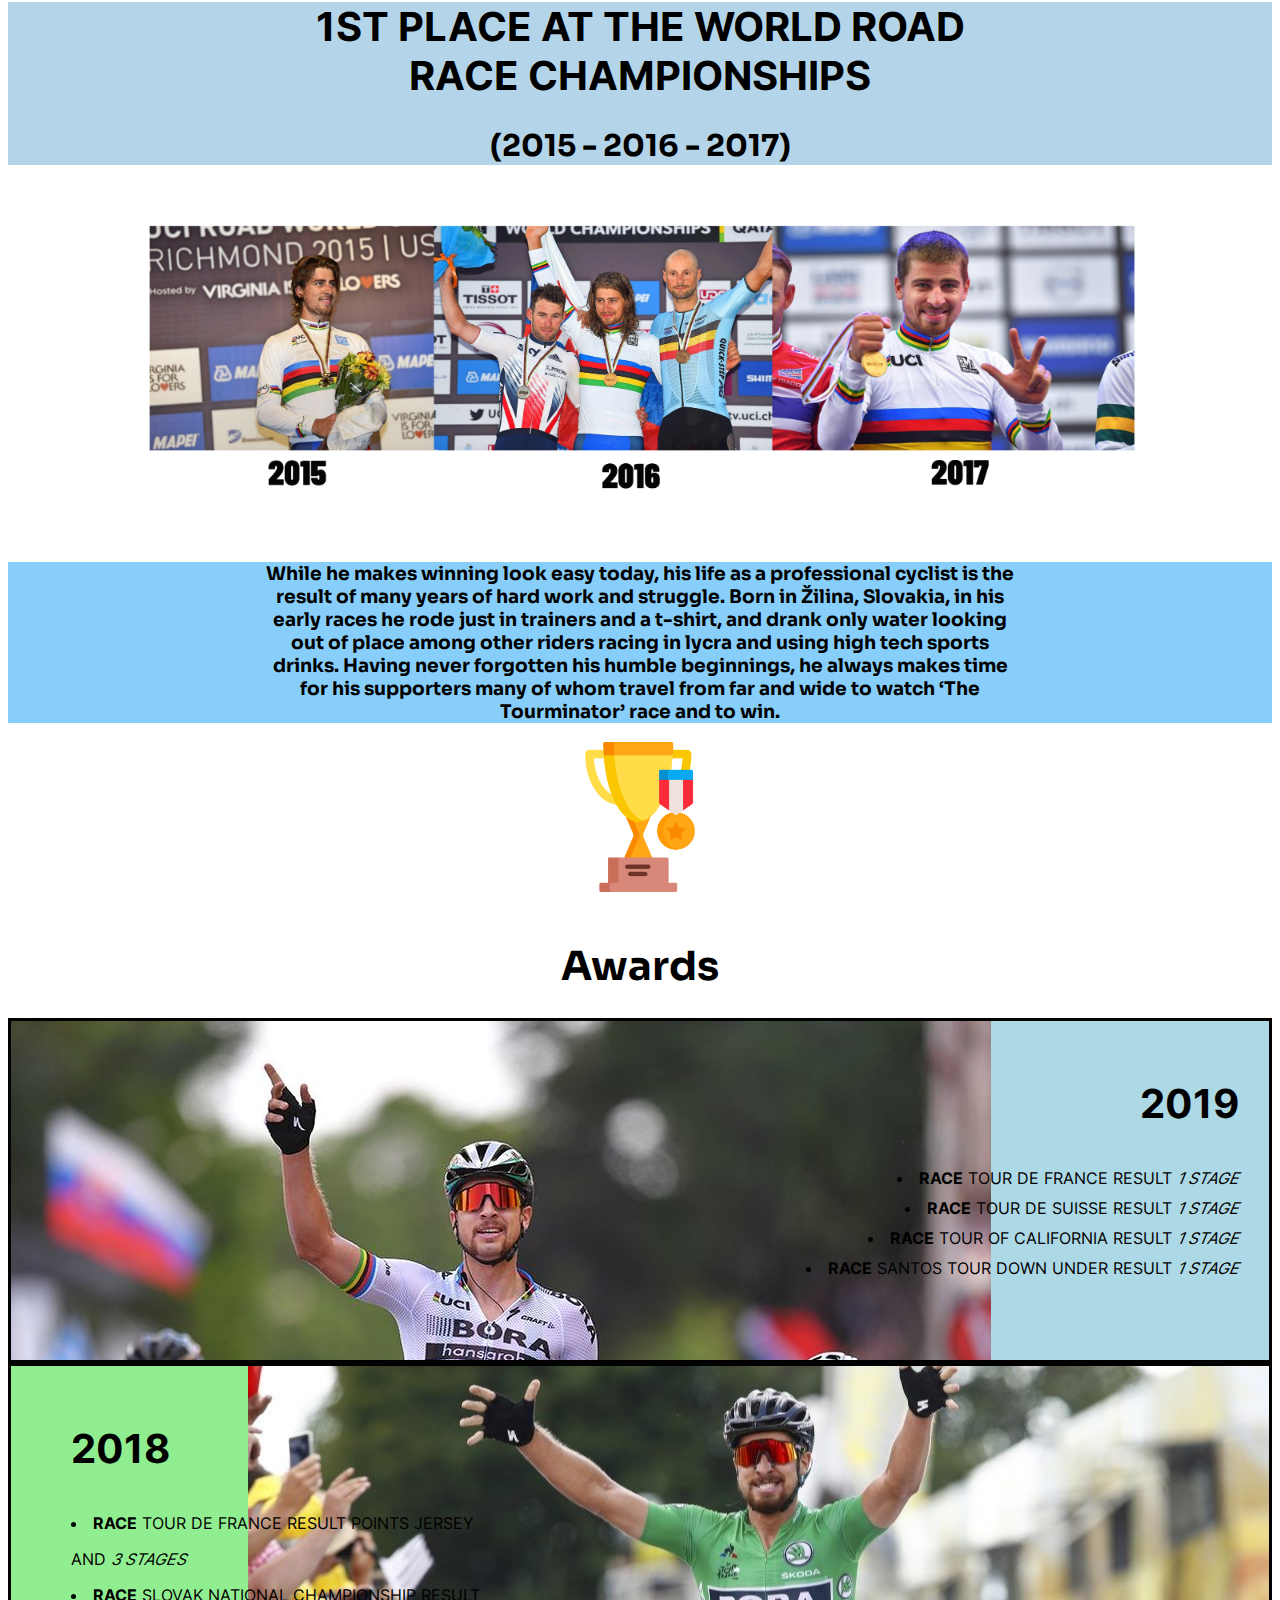
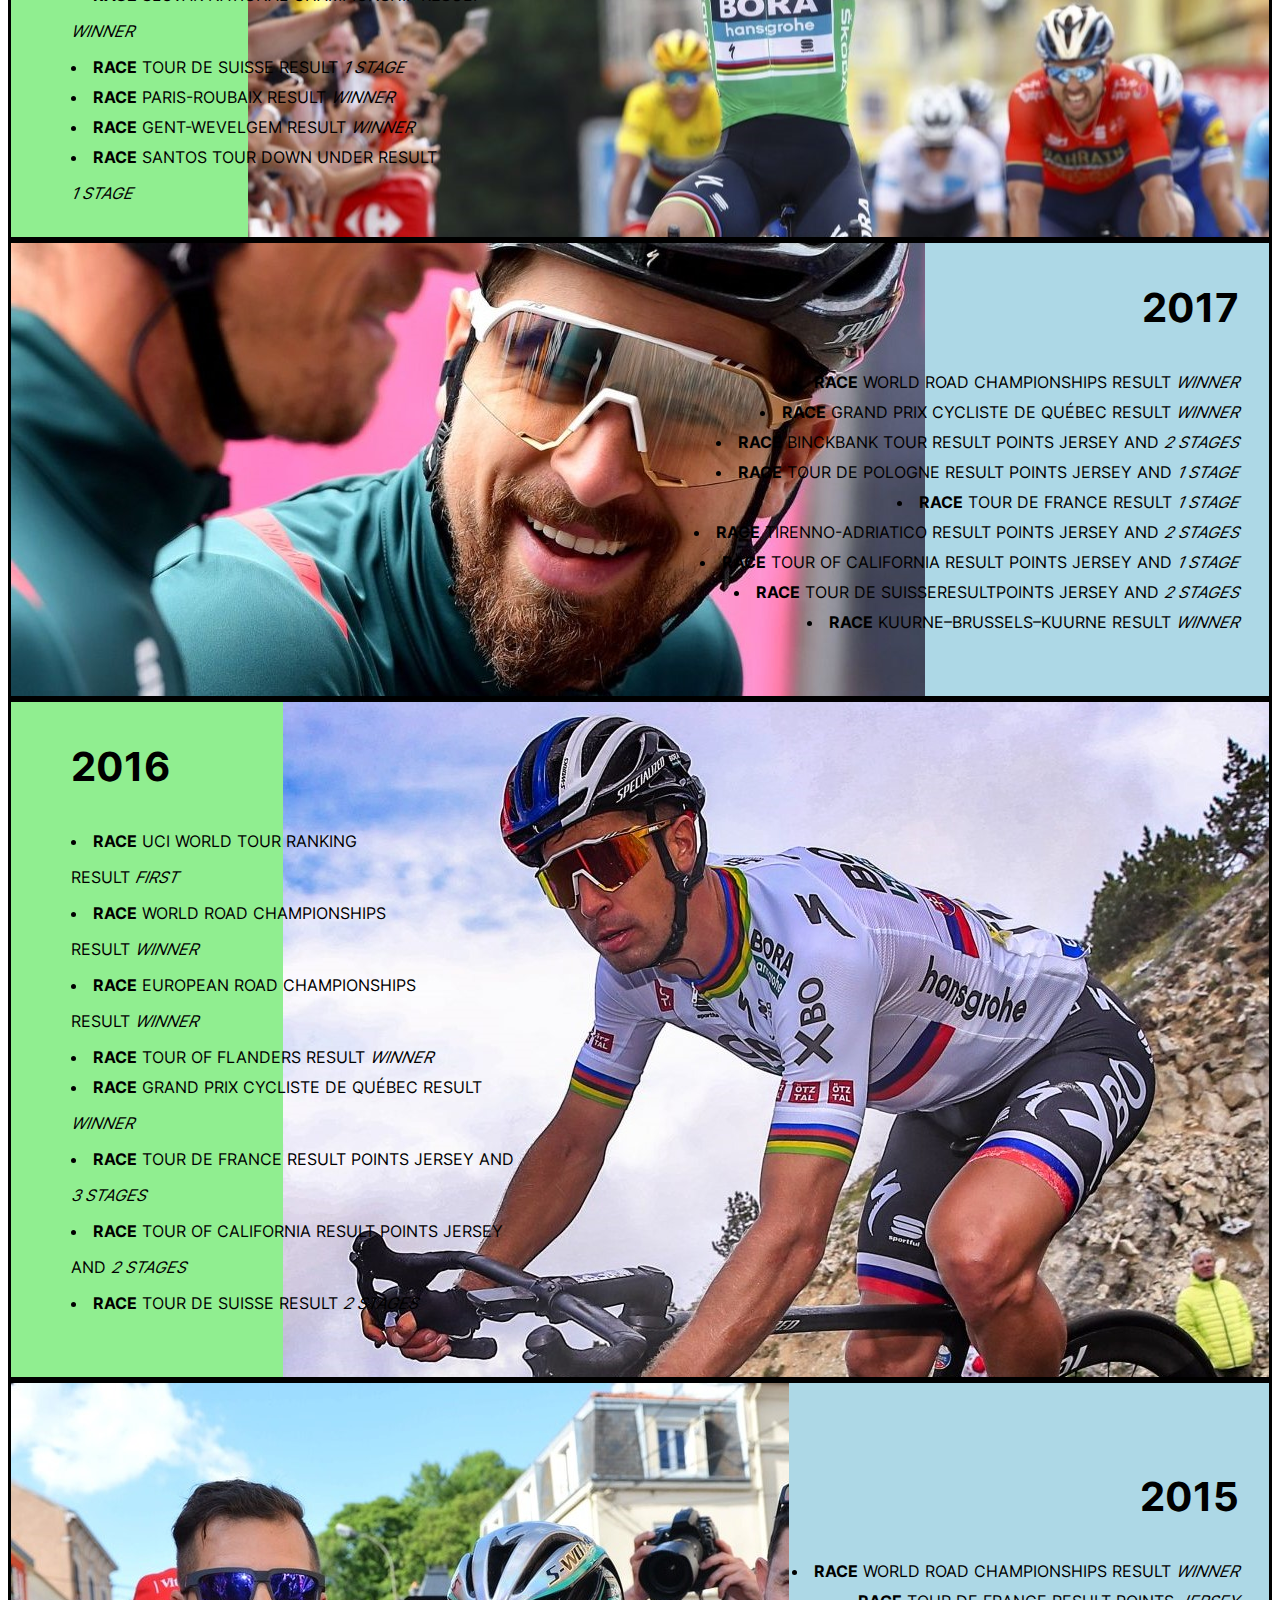
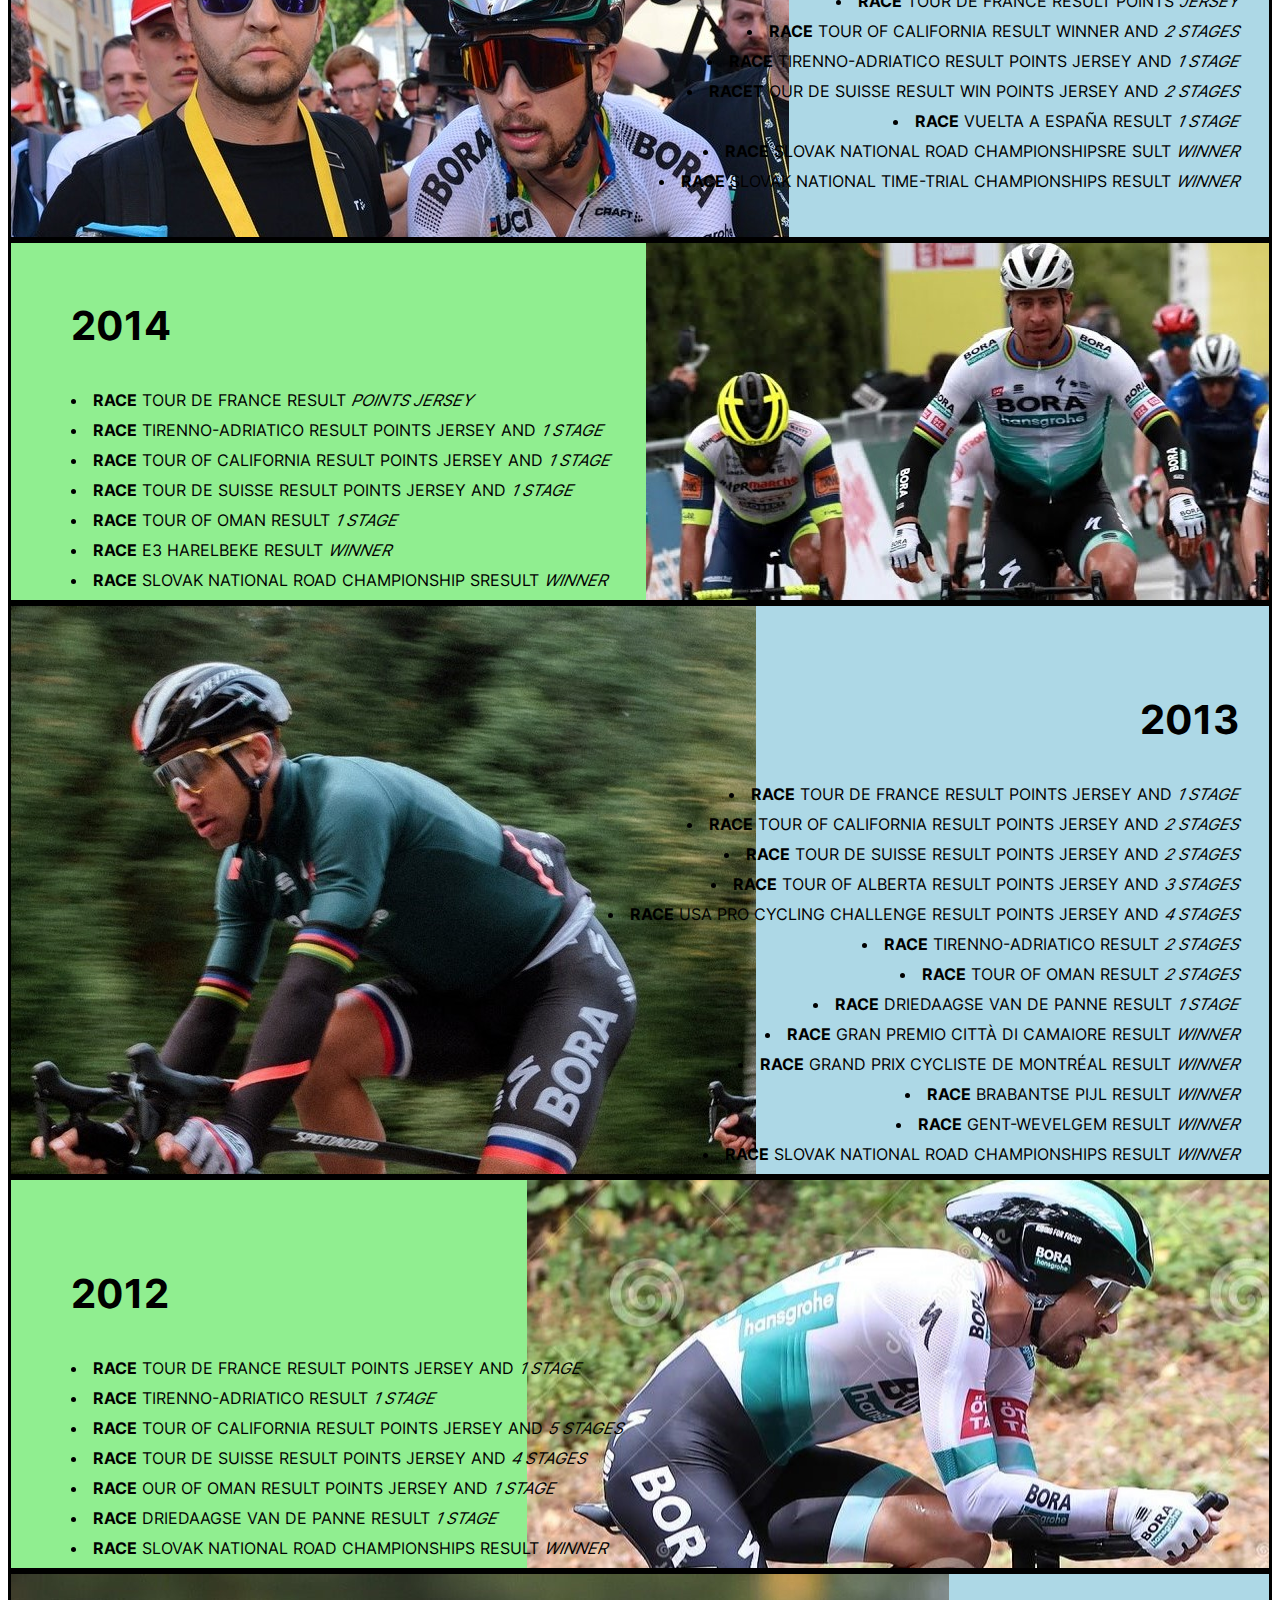
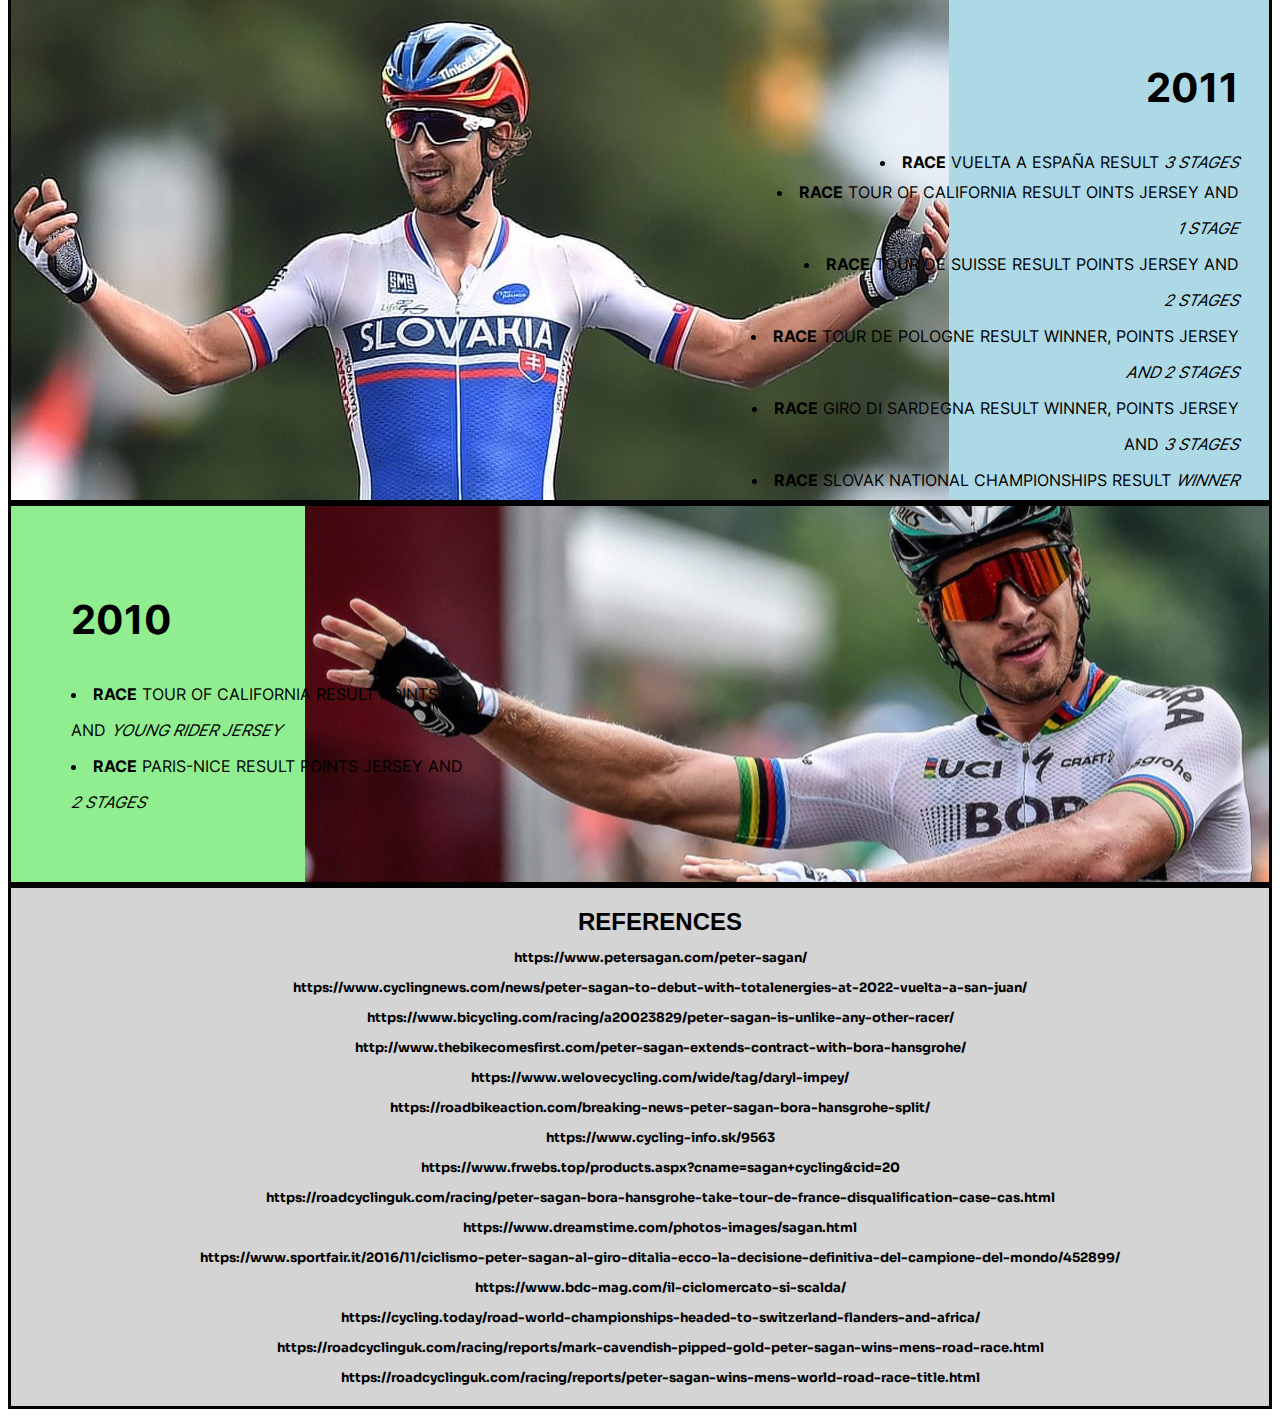
<file: timeline/PETER SAGAN.html>
<!DOCTYPE html>
<html>
    <head>
        <title>
        peter sagan achievements
        </title>
        <style>

            @font-face {
                font-family: sora;
                src: url(Sora-VariableFont_wght.ttf);
            }

            @font-face {
                font-family: inter;
                src: url(Inter-VariableFont_slnt\,wght.ttf);
            }

            @font-face {
                font-family: colombo;
                src: url(Colombo\ Sans\ Font.ttf);
            }

            li {
             
                font-family: inter;
                margin-bottom: 10px;
                list-style: inside;
            }

            ul {
                
                font-family: inter;
                margin-bottom: 10px;
                list-style: inside; 
            }

            h3 {
                text-align: center;
                font-family: inter;
            }

            .first {
                background-color: lightskyblue;
            }

            .second {
                background-color: rgb(180, 213, 233);
            }

            .third {
                background-color: lightskyblue;
            }

            .fourth {
                background-color: lightskyblue;
            }

            .fifth {
                background-color: rgb(180, 213, 233);
            }

            .nineteen {
                background-color: lightblue;
                background-image: url("peter3.jpg");
                background-repeat: no-repeat;
                text-align: right;
                padding-right: 30px;
                border-style: solid;
            }

            .eigtheen {
                background-color: lightgreen;
                background-image: url("peter42.jpg");
                background-repeat: no-repeat;
                background-position: right;
                text-align: left;
                padding-left: 20px;
                border-style: solid;
            }

            .seventeen {
                background-color: lightblue;
                background-image: url("peter2016.jpg");
                background-repeat: no-repeat;
                text-align: right;
                padding-right: 30px;
                border-style: solid;
            }

            .sixteen {
                background-color: lightgreen;
                background-image: url("peter2015.jpg");
                background-repeat: no-repeat;
                background-position: right;;
                text-align: left;
                padding-left: 20px;
                border-style: solid;

            }

            .fifteen {
                background-color: lightblue;
                background-image: url("peterextra.jpg");
                background-repeat: no-repeat;
                text-align: right;
                padding-right: 30px;
                border-style: solid;
            }

            .forteen {
                background-color: lightgreen;
                background-image: url("peter2013.jpg");
                background-repeat: no-repeat;
                background-position: right;;
                text-align: left;
                padding-left: 20px;
                border-style: solid;

            }

            .thirteen {
                background-color: lightblue;
                background-image: url("peter2014.jpg");
                background-repeat: no-repeat;
                text-align: right;
                padding-right: 30px;
                border-style: solid;
            }

            .twelve {
                background-color: lightgreen;
                background-image: url("peter2012.jpg");
                background-repeat: no-repeat;
                background-position: right;;
                text-align: left;
                padding-left: 20px;
                border-style: solid;

            }

            .eleven {
                background-color: lightblue;
                background-image: url("peter2011.jpg");
                background-repeat: no-repeat;
                text-align: right;
                padding-right: 30px;
                border-style: solid;
            }

            .ten {
                background-color: lightgreen;
                background-image: url("peter2010.jpg");
                background-repeat: no-repeat;
                background-position: right;;
                text-align: left;
                padding-left: 20px;
                border-style: solid;

            }

            
            .reference {
                background-color: rgb(212, 212, 212);
                text-align: center;
                font-family: sans-serif;
                padding-left: 40px;
                border-style: solid;

            }

        </style>
    
    </head>
    <body>
        <div>
            <div class="first">
            <H1 style="font-family: colombo ; font-size: 120px; text-align: center; line-height: 0%;">
                PETER SAGAN
            </H1>
            <H2 style="font-family: sora; font-size: 40px; text-align: center;">
                ONE OF THE MOST DECORATED CYCLIST EVER LIVED
            </H2>
            </div>
            <div class="second">
            <center>
            <img src="peter.jpg" alt="peter sagan" width="1024" height="683">
            <!--
             <img src="peter sagan/peter3.jpg" alt="peter sagan 2" width="500" height="300">
            <img src="peter sagan/peter4.jpg" alt="peter sagan 3" width="500" height="300">
            -->
            </center>   
            </div>
            <br>
            <br>
            <center>
            <img src="throphy.png" alt="throphy" width="120" height="100">
            </center>
            <div class="third">
                <h1 style="font-family: inter; text-align: center; font-size: 130px; margin-bottom: 0%;">
                    113  
                </h1>
            <h1 style="font-family: inter; text-align: center; font-size: 60px; margin-top: 0%;">
                PROFESSIONAL WINS   
            </h1>
            <H3 style="font-family: sora; text-align: center; margin-left: 20%; margin-right: 20%;">
                With 113 professional wins to his name, Peter has proved he can win at every type of race from the one-day ‘Classics’ to three-week long stage races and the first European Championship, and he is famous for his incredible bike-handling skills and sheer strength.
            </H3>
            </div>
            <br>
            <br>
            <div class="fifth">
            <H1 style="font-family: inter; text-align: center; margin-right: 20%; margin-left: 20%; font-size: 40px;">
                1ST PLACE AT THE WORLD ROAD RACE CHAMPIONSHIPS
            </H1>
            <H2 style="font-family: sora; text-align: center; margin-right: 20%; margin-left: 20%; font-size: 30px;">
                (2015 - 2016 - 2017)
            </H2>
            </div>
            <center>
                <img src="peterwin.jpg" alt="peterwin" width="1000" height="350">
                </center>
            <div class="fourth">
            <h3 style="font-family: sora; text-align: center; margin-left: 20%; margin-right: 20%;">
                While he makes winning look easy today, his life as a professional cyclist is the result of many years of hard work and struggle. Born in Žilina, Slovakia, in his early races he rode just in trainers and a t-shirt, and drank only water looking out of place among other riders racing in lycra and using high tech sports drinks. Having never forgotten his humble beginnings, he always makes time for his supporters many of whom travel from far and wide to watch ‘The Tourminator’ race and to win.
            </h3>
            </div>
            <center>
                <img src="award.png" alt="awards" width="150" height="150">
                </center>
            <br>
            <h1 style="font-family: sora; text-align: center; font-size: 40px;">
                Awards
            </h1>
            
            <div class="nineteen">
                <br>    
                <h3 style="text-align: right; font-size: 40px;">
                    2019
                </h3>
            <ul>
                <li>
                    <b>RACE</b> TOUR DE FRANCE RESULT <em>1 STAGE</em>
                </li>
                <li>
                    <b>RACE</b> TOUR DE SUISSE RESULT <em>1 STAGE</em>
                </li>
                <li>
                    <b>RACE</b> TOUR OF CALIFORNIA RESULT <em>1 STAGE</em>
                </li>
                <li>
                    <b>RACE</b> SANTOS TOUR DOWN UNDER RESULT <em>1 STAGE</em>
                </li>
                </ul>
                <br>
                <br>
                <br>
                <br>
            </div>
            <div class="eigtheen">
                <br>
           
            <h3 style="text-align: left; font-size: 40px; margin: 40px;">
                2018
            </h3>
            <ul>
                <li>
                    <b>RACE</b> TOUR DE FRANCE RESULT POINTS JERSEY 
                </li>
                <p>
                    AND <em>3 STAGES</em>
                </p>
                <li>
                   <b>RACE</b> SLOVAK NATIONAL CHAMPIONSHIP RESULT 
                </li>
                <p>
                    <em>WINNER</em>
                </p>
                <li>
                    <b>RACE</b> TOUR DE SUISSE RESULT <em>1 STAGE</em>
                </li>
                <li>
                    <b>RACE</b> PARIS-ROUBAIX RESULT <em>WINNER</em>
                </li>
                <li>
                    <b>RACE</b> GENT-WEVELGEM RESULT <em>WINNER</em>
                </li>
                <li>
                    <b>RACE</b> SANTOS TOUR DOWN UNDER RESULT 
                </li>
                <p>
                    <em>1 STAGE</em>
                </p>
            </ul>
            <br>
            </div>
         
            <div class="seventeen">
                <h3  style="text-align: right; font-size: 40px;"> 
                   
                2017
            </h3>
            <ul>
                <li>
                    <b>RACE</b> WORLD ROAD CHAMPIONSHIPS RESULT <em>WINNER</em>
                </li>
                <li>
                    <b>RACE</b> GRAND PRIX CYCLISTE DE QUÉBEC RESULT <em>WINNER</em>
                </li>
                <li>
                    <b>RACE</b> BINCKBANK TOUR RESULT POINTS JERSEY AND <em>2 STAGES</em>
                </li>
                <li>
                    <b>RACE</b> TOUR DE POLOGNE RESULT POINTS JERSEY AND <em>1 STAGE</em>
                </li>
                <li>
                    <b>RACE</b> TOUR DE FRANCE RESULT <em>1 STAGE</em>
                </li>
                <li>
                    <b>RACE</b> TIRENNO-ADRIATICO RESULT POINTS JERSEY AND <em>2 STAGES</em>
                </li>
                <li>
                    <b>RACE</b> TOUR OF CALIFORNIA RESULT POINTS JERSEY AND <em>1 STAGE</em>
                </li>
                <li>
                    <b>RACE</b> TOUR DE SUISSERESULTPOINTS JERSEY AND <em>2 STAGES</em>
                </li>
                <li>
                    <b>RACE</b> KUURNE–BRUSSELS–KUURNE RESULT <em>WINNER</em>
                </li>
            </ul>
            <br>
            <br>
            <br>
            </div>
            <div class="sixteen">
            <h3 style="text-align: left; font-size: 40px; margin: 40px;">
                2016
            </h3>
            <ul>
                <li>
                    <b>RACE</b> UCI WORLD TOUR RANKING 
                </li>
                <p>
                    RESULT <em>FIRST</em>
                </p>
                <li>
                    <b>RACE</b> WORLD ROAD CHAMPIONSHIPS 
                </li>
                <p>
                    RESULT <em>WINNER</em>
                </p>
                <li>
                    <b>RACE</b> EUROPEAN ROAD CHAMPIONSHIPS
                </li>
                <p>
                    RESULT <em>WINNER</em>
                </p>
                <li>
                    <b>RACE</b> TOUR OF FLANDERS RESULT <em>WINNER</em>
                </li>
                <li>
                    <b>RACE</b> GRAND PRIX CYCLISTE DE QUÉBEC RESULT
                </li>
                <p>
                    <em>WINNER</em>
                </p>
                <li>
                    <b>RACE</b> TOUR DE FRANCE RESULT POINTS JERSEY AND 
                </li>
                <p>
                    <em>3 STAGES</em>
                </p>
                <li>
                    <b>RACE</b> TOUR OF CALIFORNIA RESULT POINTS JERSEY 
                </li>
                <p>
                    AND <em>2 STAGES</em>
                </p>
                <li>
                    <b>RACE</b> TOUR DE SUISSE RESULT <em>2 STAGES</em>
                </li>
            </ul>
            <br>
            <br>
            <br>
            </div>
            <div class="fifteen">
            <h3 style="text-align: right; font-size: 40px;">
                <br>
                2015
            </h3>
            <ul>
                <li>
                    <b>RACE</b> WORLD ROAD CHAMPIONSHIPS RESULT <em>WINNER</em>
                </li>
                <li>
                    <b>RACE</b> TOUR DE FRANCE RESULT POINTS <em>JERSEY</em>
                </li>
                <li>
                    <b>RACE</b> TOUR OF CALIFORNIA RESULT WINNER AND <em>2 STAGES</em>
                </li>
                <li>
                    <b>RACE</b> TIRENNO-ADRIATICO RESULT POINTS JERSEY AND <em>1 STAGE</em>
                </li>
                <li>
                    <b>RACET</b> OUR DE SUISSE RESULT WIN POINTS JERSEY AND <em>2 STAGES</em>
                </li>
                <li>
                    <b>RACE</b> VUELTA A ESPAÑA RESULT <em>1 STAGE</em>
                </li>
                <li>
                    <b>RACE</b> SLOVAK NATIONAL ROAD CHAMPIONSHIPSRE SULT <em>WINNER</em>
                </li>
                <li>
                    <b>RACE</b> SLOVAK NATIONAL TIME-TRIAL CHAMPIONSHIPS RESULT <em>WINNER</em>
                </li>
            </ul>
            <br>
            <br>
            </div>
            <div class="forteen"> 
                <br>
            <h3 style="text-align: left; font-size: 40px; margin: 40px;">
               
                2014
            </h3>
            <ul>
                <li>
                    <b>RACE</b> TOUR DE FRANCE RESULT <em>POINTS JERSEY</em>
                </li>
                <li>
                    <b>RACE</b> TIRENNO-ADRIATICO RESULT POINTS JERSEY AND <em>1 STAGE</em>
                </li>
                <li>
                    <b>RACE</b> TOUR OF CALIFORNIA RESULT POINTS JERSEY AND <em>1 STAGE</em>
                </li>
                <li>
                    <b>RACE</b> TOUR DE SUISSE RESULT POINTS JERSEY AND <em>1 STAGE</em>
                </li>
                <li>
                    <b>RACE</b> TOUR OF OMAN RESULT <em>1 STAGE</em>
                </li>
                <li>
                    <b>RACE</b> E3 HARELBEKE RESULT <em>WINNER</em>
                </li>
                <li>
                    <b>RACE</b> SLOVAK NATIONAL ROAD CHAMPIONSHIP SRESULT <em>WINNER</em>
                </li>
            </ul>
            </div>

            <div class="thirteen">
            <h3 style="text-align: right; font-size: 40px;">
                <br>
                2013
            </h3>
            <ul>
                <li>
                    <b>RACE</b> TOUR DE FRANCE RESULT POINTS JERSEY AND <em>1 STAGE</em>
                </li>
                <li>
                    <b>RACE</b> TOUR OF CALIFORNIA RESULT POINTS JERSEY AND <em>2 STAGES</em>
                </li>
                <li>
                    <b>RACE</b> TOUR DE SUISSE RESULT POINTS JERSEY AND <em>2 STAGES</em>
                </li>
                <li>
                    <b>RACE</b> TOUR OF ALBERTA RESULT POINTS JERSEY AND <em>3 STAGES</em>
                </li>
                <li>
                    <b>RACE</b> USA PRO CYCLING CHALLENGE RESULT POINTS JERSEY AND <em>4 STAGES</em>
                </li>
                <li>
                    <b>RACE</b> TIRENNO-ADRIATICO RESULT <em>2 STAGES</em>
                </li>
                <li>
                    <b>RACE</b> TOUR OF OMAN RESULT <em>2 STAGES</em>
                </li>
                <li>
                    <b>RACE</b> DRIEDAAGSE VAN DE PANNE RESULT <em>1 STAGE</em>
                </li>
                <li>
                    <b>RACE</b> GRAN PREMIO CITTÀ DI CAMAIORE RESULT <em>WINNER</em>
                </li>
                <li>
                    <b>RACE</b> GRAND PRIX CYCLISTE DE MONTRÉAL RESULT <em>WINNER</em>
                </li>
                <li>
                    <b>RACE</b> BRABANTSE PIJL RESULT <em>WINNER</em>
                </li>
                <li>
                    <b>RACE</b> GENT-WEVELGEM RESULT <em>WINNER</em>
                </li>
                <li>
                    <b>RACE</b> SLOVAK NATIONAL ROAD CHAMPIONSHIPS RESULT <em>WINNER</em>
                </li>
            </ul>
            </div>
            <div class="twelve">
            <h3 style="text-align: left; font-size: 40px; margin: 40px;">
                <br>
                2012
            </h3>
            <ul>
                <li>
                    <b>RACE</b> TOUR DE FRANCE RESULT POINTS JERSEY AND <em>1 STAGE</em>
                </li>
                <li>
                    <b>RACE</b> TIRENNO-ADRIATICO RESULT <em>1 STAGE</em>
                </li>
                <li>
                    <b>RACE</b> TOUR OF CALIFORNIA RESULT POINTS JERSEY AND <em>5 STAGES</em>
                </li>
                <li>
                    <b>RACE</b> TOUR DE SUISSE RESULT POINTS JERSEY AND <em>4 STAGES</em>
                </li>
                <li>
                    <b>RACE</b> OUR OF OMAN RESULT POINTS JERSEY AND <em>1 STAGE</em>
                </li>
                <li>
                    <b>RACE</b> DRIEDAAGSE VAN DE PANNE RESULT <em>1 STAGE</em>
                </li>
                <li>
                    <b>RACE</b> SLOVAK NATIONAL ROAD CHAMPIONSHIPS RESULT <em>WINNER</em>
                </li>
            </ul>
            </div>
            <div class="eleven">
            <h3 style="text-align: right; font-size: 40px;">
                <br>
                2011
            </h3>
            <ul>
                <li>
                    <b>RACE</b> VUELTA A ESPAÑA RESULT <em>3 STAGES</em>
                </li>
                <li>
                    <b>RACE</b> TOUR OF CALIFORNIA RESULT OINTS JERSEY AND 
                </li>
                <p>
                    <em>1 STAGE</em>
                </p>
                <li>
                    <b>RACE</b> TOUR DE SUISSE RESULT POINTS JERSEY AND 
                </li>
                <p>
                    <em>2 STAGES</em>
                </p>
                <li>
                    <b>RACE</b> TOUR DE POLOGNE RESULT WINNER, POINTS JERSEY
                </li>
                <p>
                    <em> AND 2 STAGES</em>
                </p>
                <li>
                    <b>RACE</b> GIRO DI SARDEGNA RESULT WINNER, POINTS JERSEY 
                </li>
                <p>
                    AND <em>3 STAGES</em>
                </p>
                <li>
                    <b>RACE</b> SLOVAK NATIONAL CHAMPIONSHIPS RESULT <em>WINNER</em>
                </li>
            </ul>
            </div>
            <div class="ten">
            <h3 style="text-align: left; font-size: 40px; margin: 40px;">
                <br>
                2010
            </h3>
            <ul>
                <li>
                    <b>RACE</b> TOUR OF CALIFORNIA RESULT POINTS 
                </li>
                <p>
                    AND <em>YOUNG RIDER JERSEY</em>
                </p>
                <li>
                    <b>RACE</b> PARIS-NICE RESULT POINTS JERSEY AND 
                </li>
                <p>
                    <em>2 STAGES</em>
                </p>
            </ul>
            <br>
            <br>
            <br>

            </div>
        </div>
        <div class="reference">
            <h2>
                REFERENCES
                <p style="font-family: sora; font-size: 13px;">
                    https://www.petersagan.com/peter-sagan/
                </p>
                <p style="font-family: sora; font-size: 13px;">
                    https://www.cyclingnews.com/news/peter-sagan-to-debut-with-totalenergies-at-2022-vuelta-a-san-juan/
                </p>
                <p style="font-family: sora; font-size: 13px;">
                    https://www.bicycling.com/racing/a20023829/peter-sagan-is-unlike-any-other-racer/
                </p>
                <p style="font-family: sora; font-size: 13px;">
                    http://www.thebikecomesfirst.com/peter-sagan-extends-contract-with-bora-hansgrohe/
                </p>
                <p style="font-family: sora; font-size: 13px;">
                    https://www.welovecycling.com/wide/tag/daryl-impey/
                </p>
                <p style="font-family: sora; font-size: 13px;">
                    https://roadbikeaction.com/breaking-news-peter-sagan-bora-hansgrohe-split/
                </p>
                <p style="font-family: sora; font-size: 13px;">
                    https://www.cycling-info.sk/9563
                </p>
                <p style="font-family: sora; font-size: 13px;">
                    https://www.frwebs.top/products.aspx?cname=sagan+cycling&cid=20
                </p>
                <p style="font-family: sora; font-size: 13px;">
                    https://roadcyclinguk.com/racing/peter-sagan-bora-hansgrohe-take-tour-de-france-disqualification-case-cas.html
                </p>
                <p style="font-family: sora; font-size: 13px;">
                    https://www.dreamstime.com/photos-images/sagan.html
                </p>
                <p style="font-family: sora; font-size: 13px;">
                    https://www.sportfair.it/2016/11/ciclismo-peter-sagan-al-giro-ditalia-ecco-la-decisione-definitiva-del-campione-del-mondo/452899/
                </p>
                <p style="font-family: sora; font-size: 13px;">
                    https://www.bdc-mag.com/il-ciclomercato-si-scalda/
                </p>
                <p style="font-family: sora; font-size: 13px;">
                    https://cycling.today/road-world-championships-headed-to-switzerland-flanders-and-africa/
                </p>
                <p style="font-family: sora; font-size: 13px;">
                    https://roadcyclinguk.com/racing/reports/mark-cavendish-pipped-gold-peter-sagan-wins-mens-road-race.html
                </p>
                <p style="font-family: sora; font-size: 13px;">
                    https://roadcyclinguk.com/racing/reports/peter-sagan-wins-mens-world-road-race-title.html
                </p>
            </h2>
        </div>
      
    </body>
</html>
</file>
